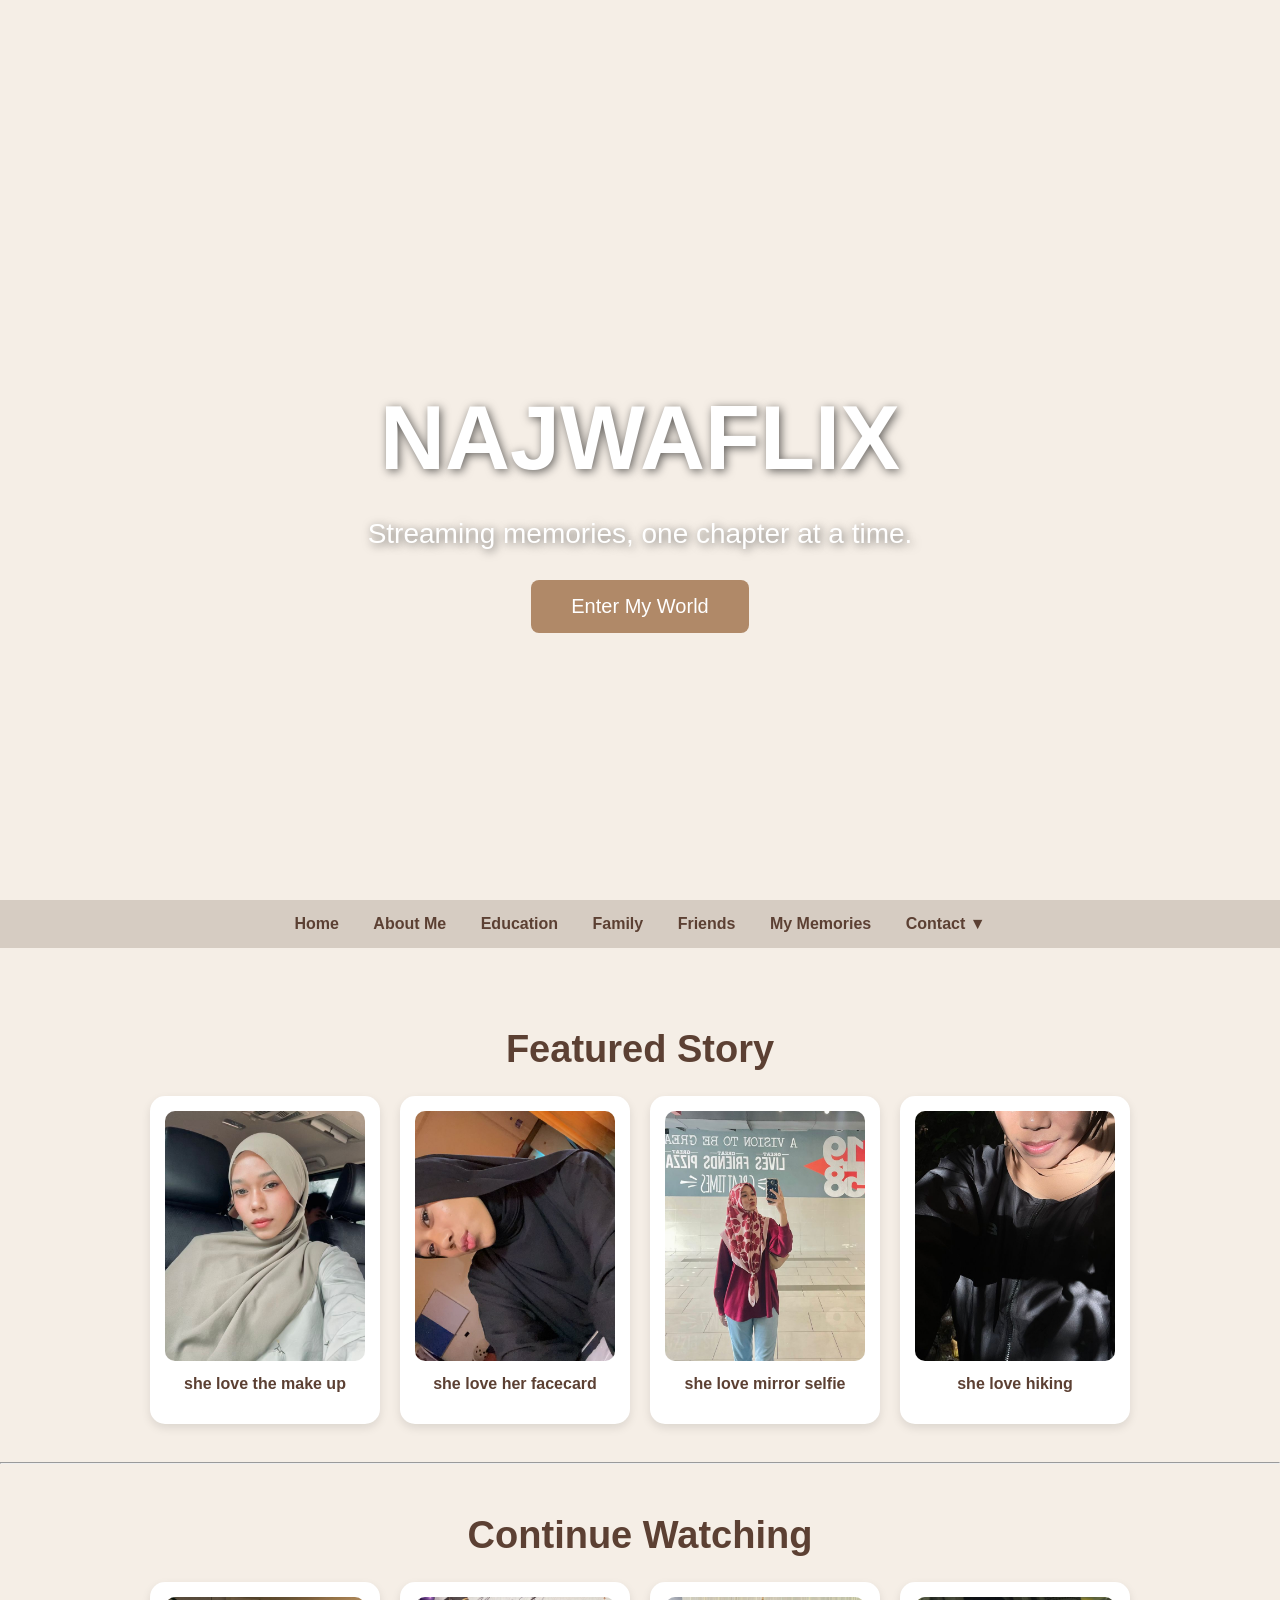
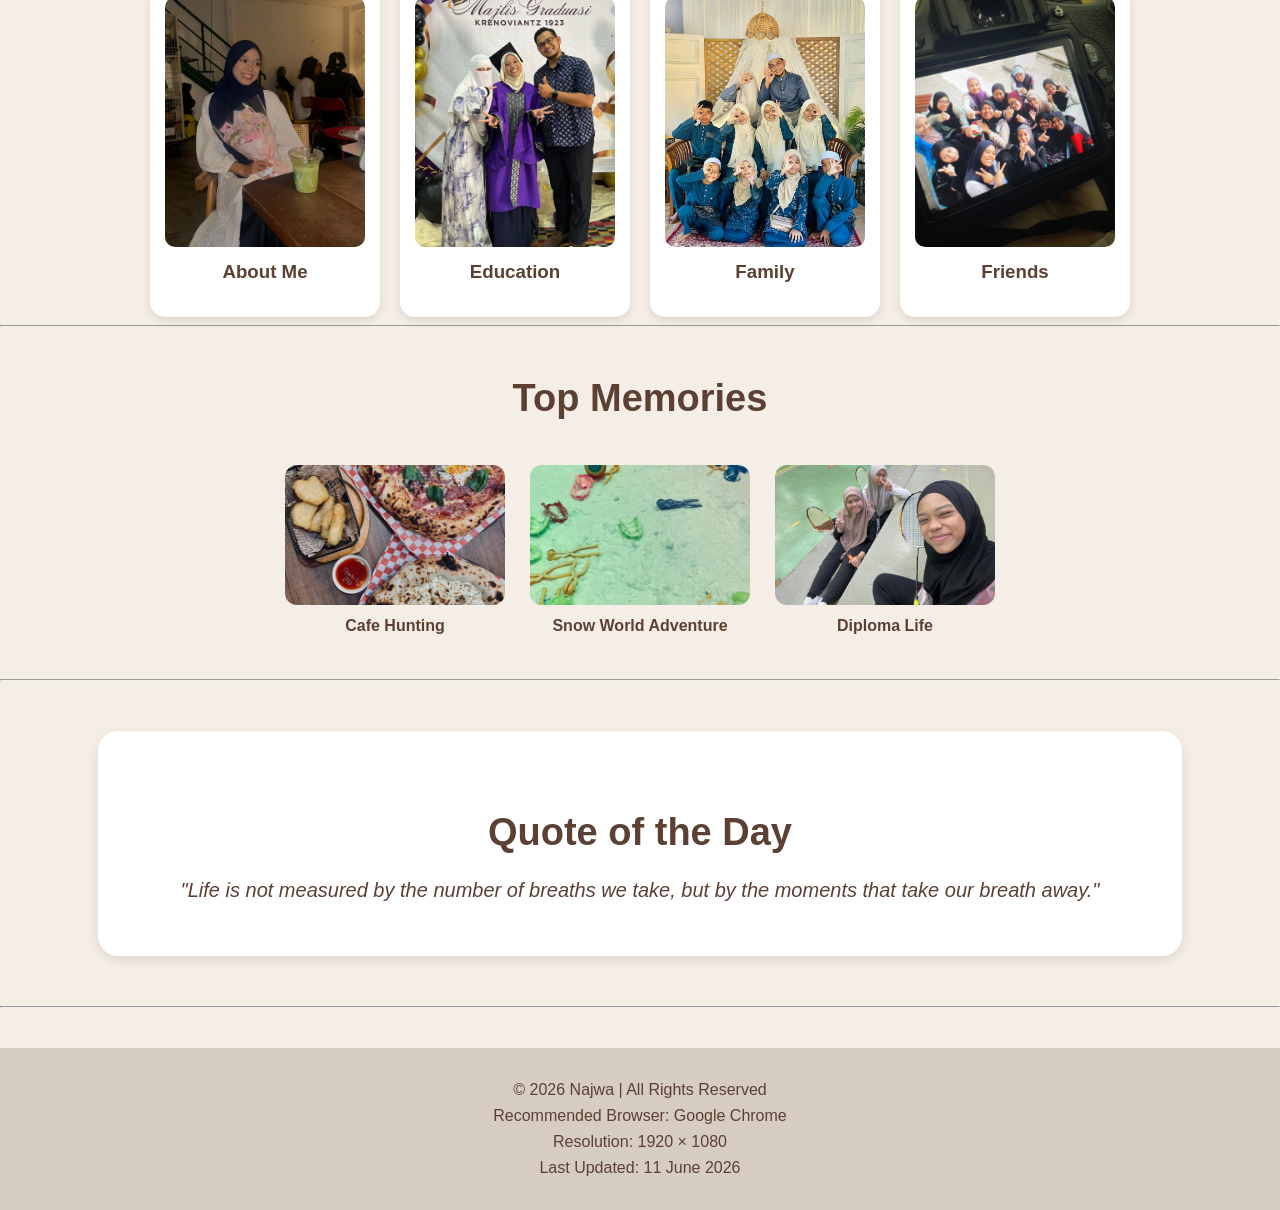
<file: index.html>
<!DOCTYPE html>
<html>

<head>

    <title>Najwaflix - Home</title>
   
    <link rel="icon" type="image/png" href="images/favicon.png">

    <meta charset="UTF-8">

    <meta name="author" content="Nur Sabihatun Najwa">

    <meta name="description" content="Welcome to Najwaflix, a personal website showcasing my education, family, friends and memories.">

    <meta name="keywords" content="Najwa, Personal Website, Education, Family, Friends, Memories, UiTM">

    <link rel="stylesheet" href="style.css">

</head>

<body>

<!-- Header Banner -->
<div class="hero">

    <video autoplay muted loop playsinline>
        <source src="videos/banner.mp4" type="video/mp4">
    </video>

    <div class="hero-content">

        <h1>NAJWAFLIX</h1>

        <p>Streaming memories, one chapter at a time.</p>

        <button onclick="enterWorld()">
            Enter My World
        </button>

    </div>

</div>

<!-- Navigation Menu -->
<nav>

    <a href="index.html">Home</a>
    <a href="aboutme.html">About Me</a>
    <a href="education.html">Education</a>
    <a href="family.html">Family</a>
    <a href="friends.html">Friends</a>
    <a href="memories.html">My Memories</a>

    <div class="dropdown">

        <a href="#">Contact ▼</a>

        <div class="dropdown-content">

            <a href="https://wa.me/60123456789" target="_blank">WhatsApp</a>

            <a href="https://instagram.com/sabbyelyse" target="_blank">Instagram</a>

            <a href="https://tiktok.com/@sabbyzeyy" target="_blank">TikTok</a>

        </div>

    </div>

</nav>

<!-- Featured Story -->

<section class="featured" id="featured-story">

    <h2>Featured Story</h2>

    <div class="card-container">

        <div class="card">
            <img src="images/myself.jpeg" alt="Najwa">
            <p>she love the make up</p>
        </div>

        <div class="card">
            <img src="images/myself1.jpeg" alt="Najwa">
            <p>she love her facecard</p>
        </div>

        <div class="card">
            <img src="images/myself2.jpeg" alt="Najwa">
            <p>she love mirror selfie</p>
        </div>

        <div class="card">
            <img src="images/myself3.jpeg" alt="Najwa">
            <p>she love hiking</p>
        </div>

    </div>

</section>

<hr>

<!-- Continue Watching -->

<h2>Continue Watching</h2>

<div class="card-container">

    <div class="card">
        <a href="aboutme.html">
            <img src="images/aboutme.jpeg">
            <h3>About Me</h3>
        </a>
    </div>

    <div class="card">
        <a href="education.html">
            <img src="images/education.jpeg">
            <h3>Education</h3>
        </a>
    </div>

    <div class="card">
        <a href="family.html">
            <img src="images/family.jpeg">
            <h3>Family</h3>
        </a>
    </div>

    <div class="card">
        <a href="friends.html">
            <img src="images/friend.jpeg">
            <h3>Friends</h3>
        </a>
    </div>

</div>

<hr>

<!-- Top Memories -->

<h2>Top Memories</h2>

<div class="memory-container">

    <div class="memory">
        <a href="memories.html">
            <img src="images/cafehunting1.jpeg" alt="Cafe Hunting">
            <p>Cafe Hunting</p>
        </a>
    </div>

    <div class="memory">
        <a href="memories.html">
            <img src="images/snow1.jpeg" alt="Snow World">
            <p>Snow World Adventure</p>
        </a>
    </div>

    <div class="memory">
        <a href="memories.html">
            <img src="images/diploma1.jpeg" alt="Diploma Life">
            <p>Diploma Life</p>
        </a>
    </div>

</div>

<hr>

<!-- Quote -->

<div class="quote-box">

    <h2>Quote of the Day</h2>

    <p>
        "Life is not measured by the number of breaths we take,
        but by the moments that take our breath away."
    </p>

</div>
<hr>

<!-- Footer -->

<footer class="footer">

    <p>© 2026 Najwa | All Rights Reserved</p>

    <p>Recommended Browser: Google Chrome</p>

    <p>Resolution: 1920 × 1080</p>

    <p>Last Updated: 11 June 2026</p>

</footer>

<audio id="bgMusic" loop>
    <source src="audio/coffeelofi.mp3" type="audio/mp3">
</audio>

<script>
function enterWorld() {

    let music = document.getElementById("bgMusic");

    music.play();

    document.getElementById("featured-story")
        .scrollIntoView({
            behavior: "smooth"
        });
}
</script>

</body>

</html>
</file>
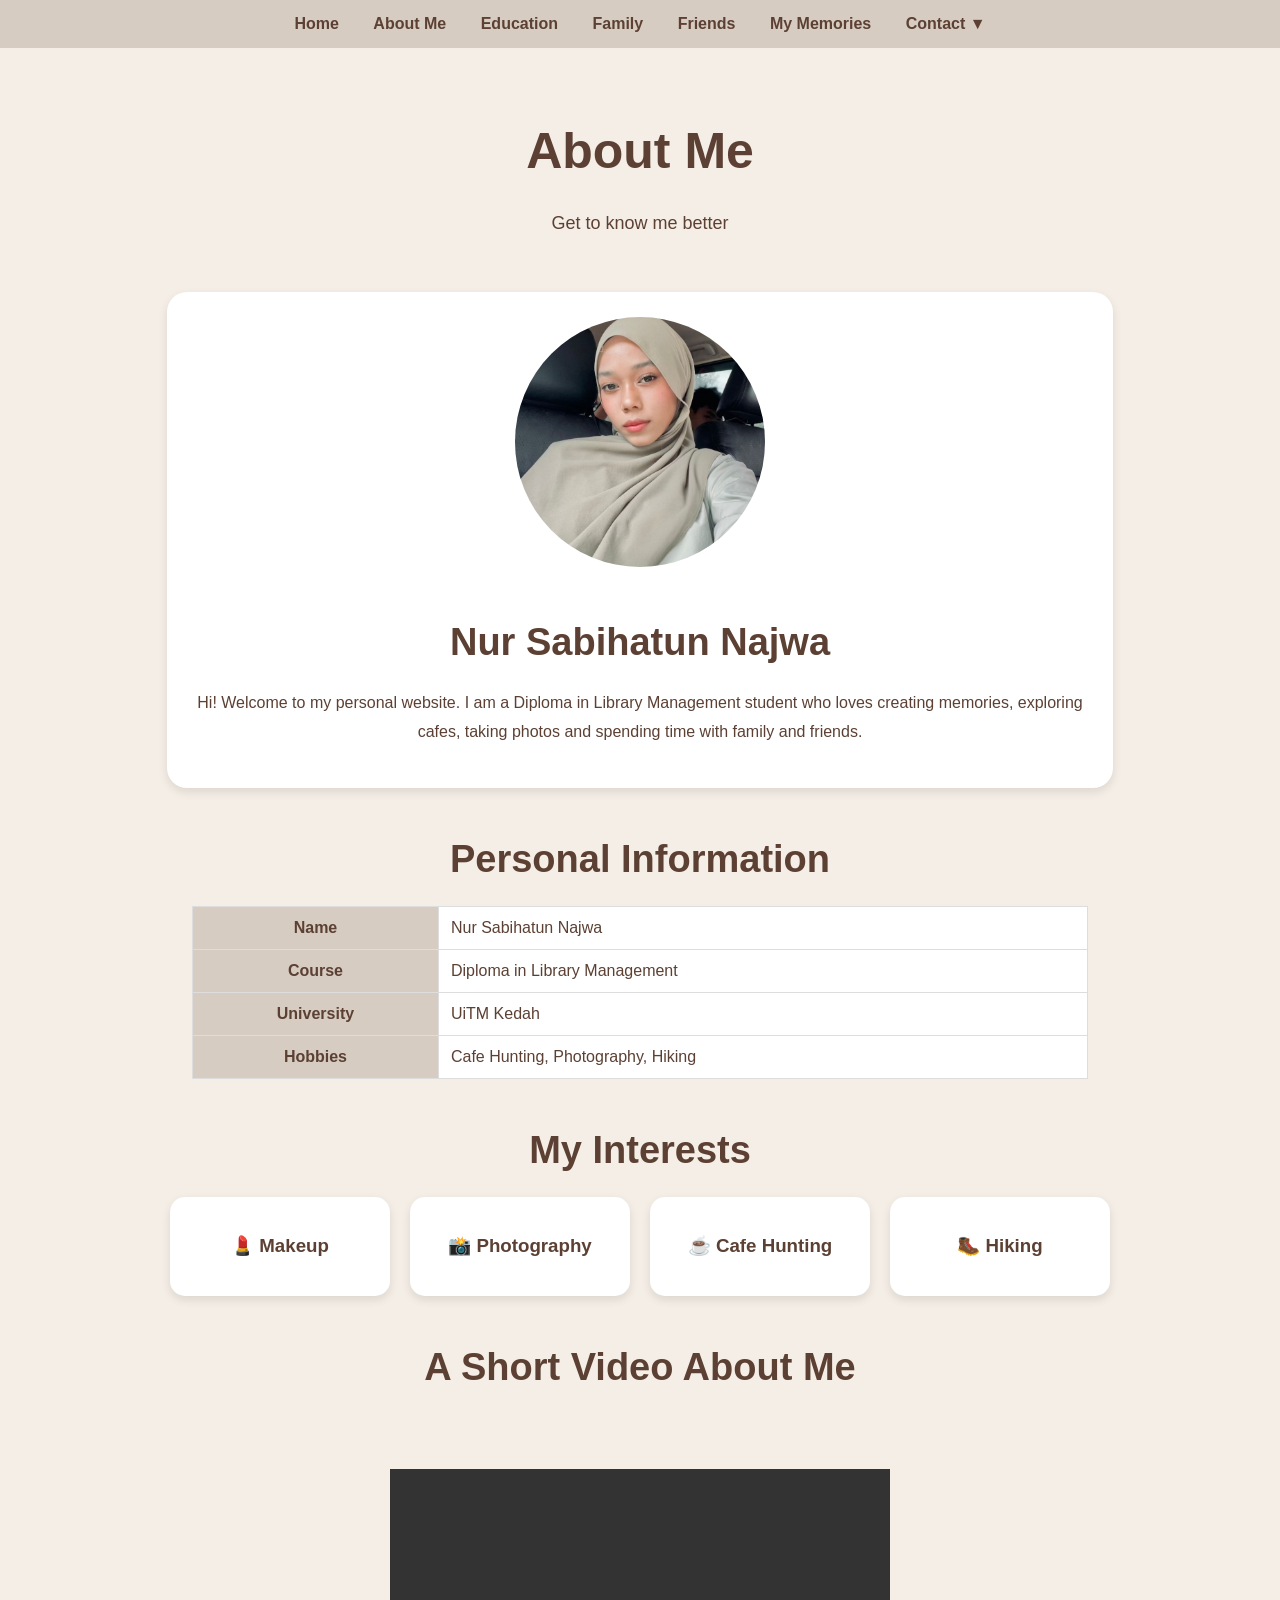
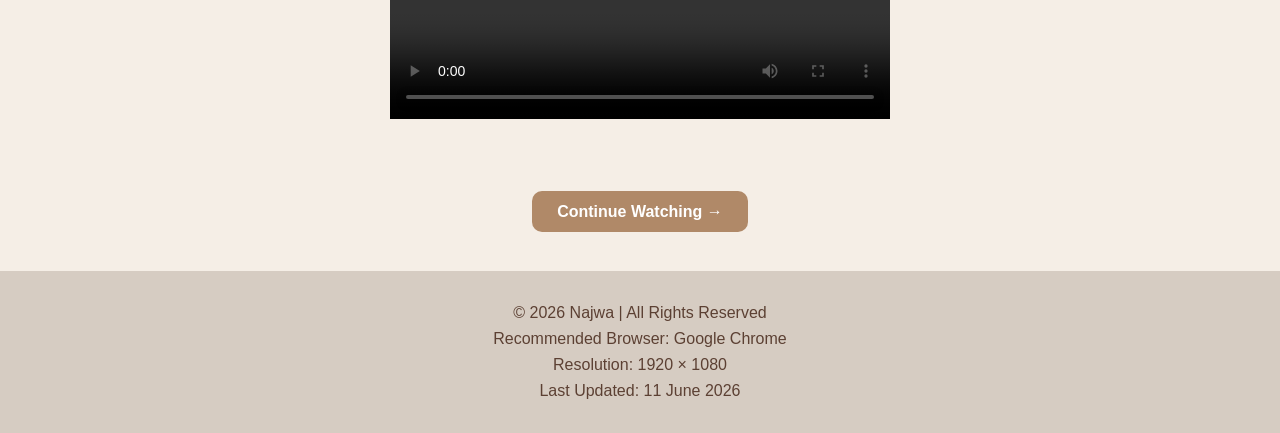
<file: aboutme.html>
<!DOCTYPE html>
<html>

<head>
    <title>About Me - Najwaflix</title>
    
    <meta charset="UTF-8">

    <meta name="description" content="Learn more about Nur Sabihatun Najwa, her background, interests and personal journey.">
   
    <link rel="icon" type="image/png" href="images/favicon.png">

    <link rel="stylesheet" href="style.css">
</head>

<body>

    <!-- Navigation -->
    <nav>
        <a href="index.html">Home</a>
        <a href="aboutme.html">About Me</a>
        <a href="education.html">Education</a>
        <a href="family.html">Family</a>
        <a href="friends.html">Friends</a>
        <a href="memories.html">My Memories</a>
        <div class="dropdown">

    <a href="#">Contact ▼</a>

    <div class="dropdown-content">

        <a href="https://wa.me/60123456789" target="_blank">WhatsApp</a>

        <a href="https://instagram.com/sabbyelyse" target="_blank">Instagram</a>

        <a href="https://tiktok.com/@sabbyzeyy" target="_blank">TikTok</a>

    </div>

</div>
    </nav>

    <!-- Page Title -->
    <div class="page-title">
        <h1>About Me</h1>
        <p>Get to know me better</p>
    </div>

    <!-- Profile Section -->
    <div class="profile-card">

        <img src="images/myself.jpeg" width="150" alt="Najwa">

        <h2>Nur Sabihatun Najwa</h2>

        <p>
            Hi! Welcome to my personal website. I am a Diploma in Library
            Management student who loves creating memories, exploring cafes,
            taking photos and spending time with family and friends.
        </p>

    </div>

    <!-- Personal Information -->
    <h2 class="section-title">Personal Information</h2>

    <table class="info-table">

        <tr>
            <th>Name</th>
            <td>Nur Sabihatun Najwa</td>
        </tr>

        <tr>
            <th>Course</th>
            <td>Diploma in Library Management</td>
        </tr>

        <tr>
            <th>University</th>
            <td>UiTM Kedah</td>
        </tr>

        <tr>
            <th>Hobbies</th>
            <td>Cafe Hunting, Photography, Hiking</td>
        </tr>

    </table>

    <!-- Interests -->
    <h2 class="section-title">My Interests</h2>

    <div class="interest-container">

        <div class="interest-card">
            <h3>💄 Makeup</h3>
        </div>

        <div class="interest-card">
            <h3>📸 Photography</h3>
        </div>

        <div class="interest-card">
            <h3>☕ Cafe Hunting</h3>
        </div>

        <div class="interest-card">
            <h3>🥾 Hiking</h3>
        </div>

    </div>

    <!-- Video -->
    <h2 class="section-title">A Short Video About Me</h2>

    <div class="video-section">
        <video width="500" controls>
            <source src="videos/aboutme.mp4" type="video/mp4">
        </video>
    </div>

<div class="next-page">
    <a href="education.html">Continue Watching →</a>
</div>

<!-- Footer -->

<footer class="footer">

    <p>© 2026 Najwa | All Rights Reserved</p>

    <p>Recommended Browser: Google Chrome</p>

    <p>Resolution: 1920 × 1080</p>

    <p>Last Updated: 11 June 2026</p>

</footer>

<audio id="bgMusic" autoplay loop muted>
    <source src="audio/coffeelofi.mp3" type="audio/mp3">
</audio>

<script>
window.onload = function () {
    let music = document.getElementById("bgMusic");

    music.play();

    setTimeout(() => {
        music.muted = false;
    }, 1000);
};
</script>

</body>

</html>
</file>
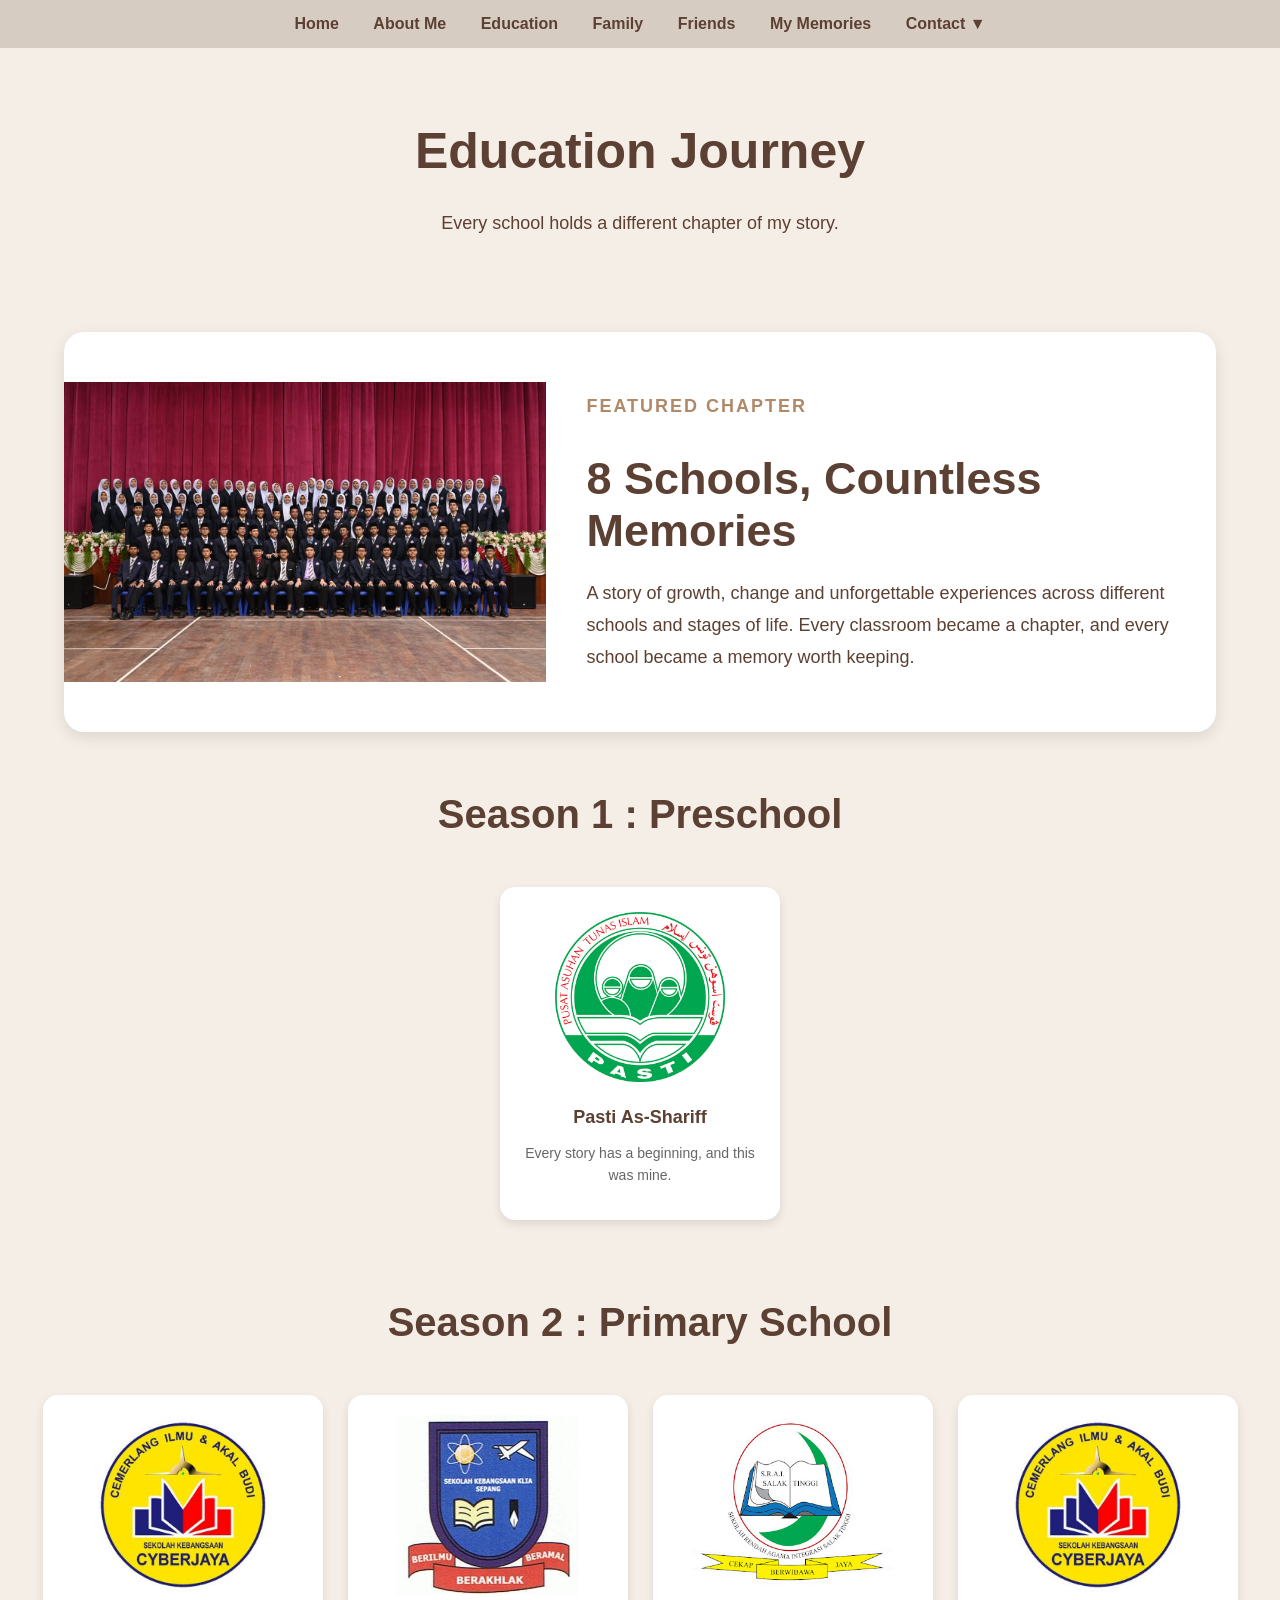
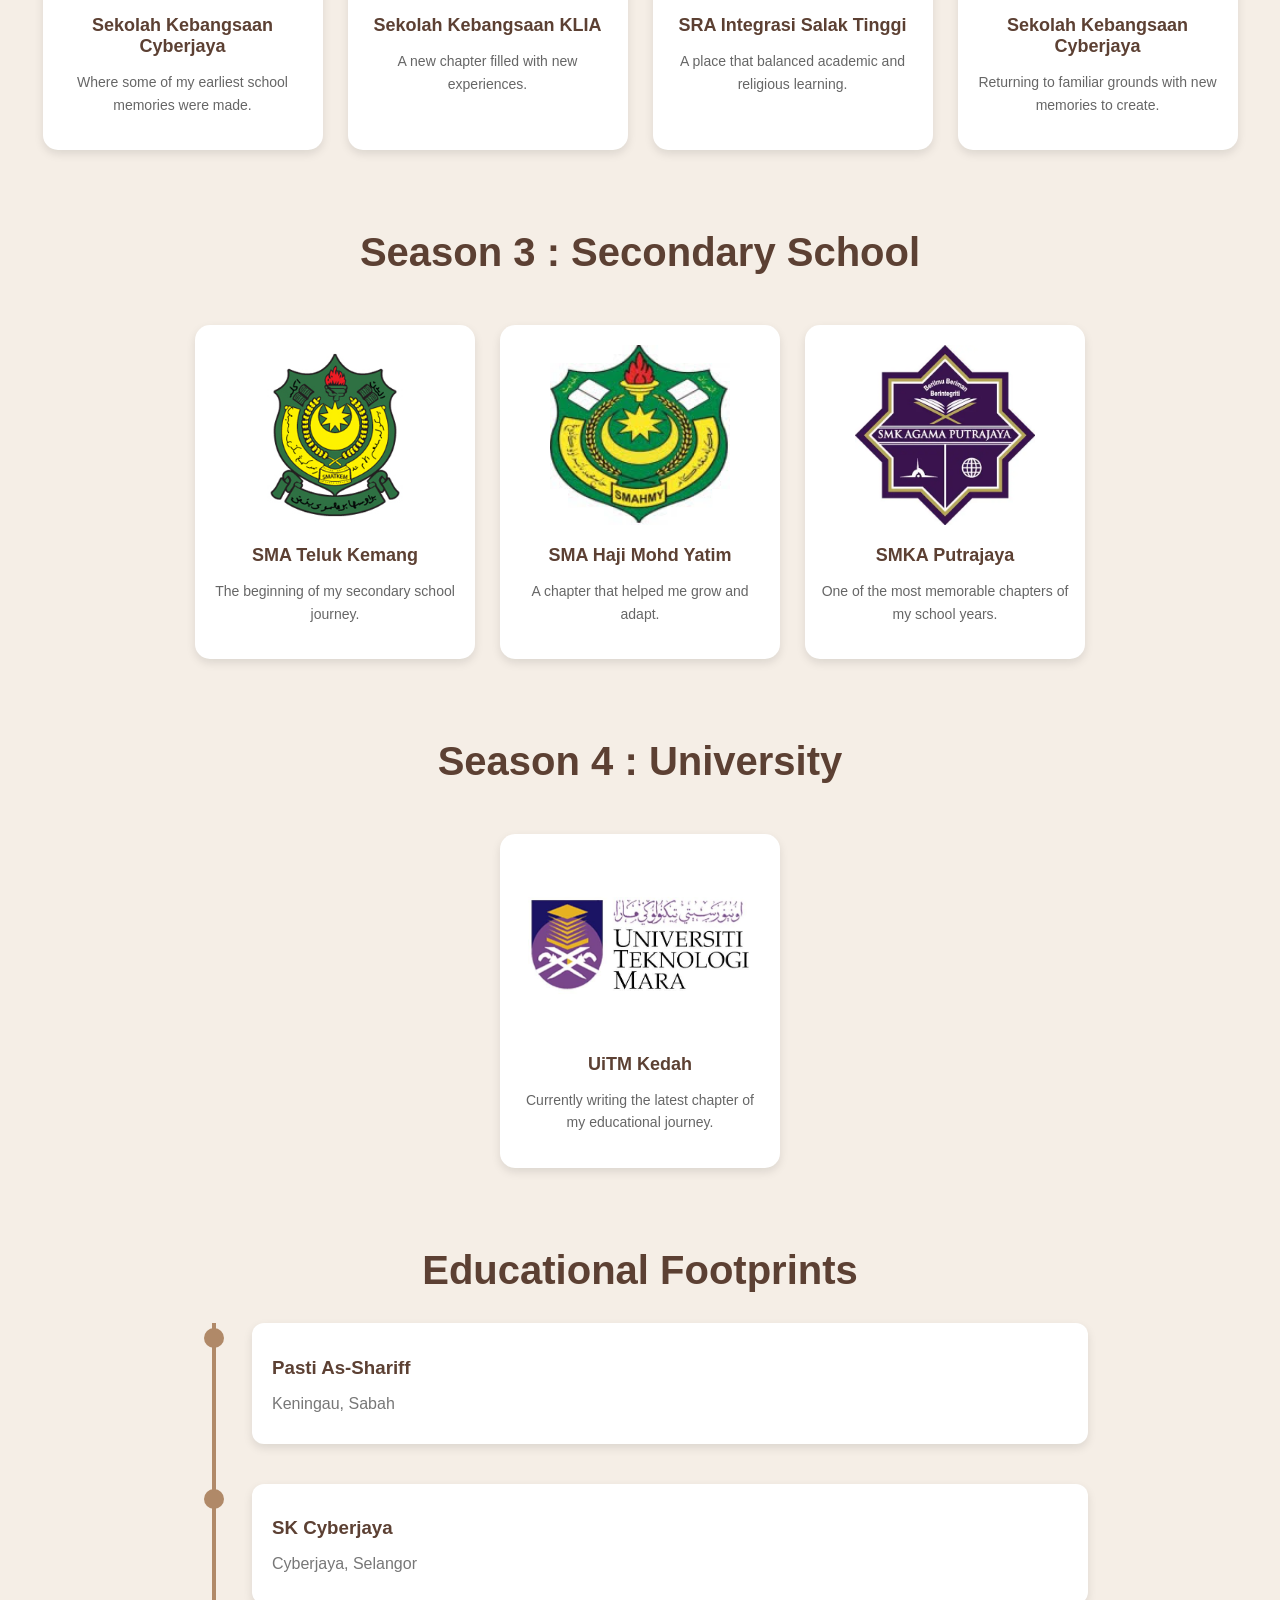
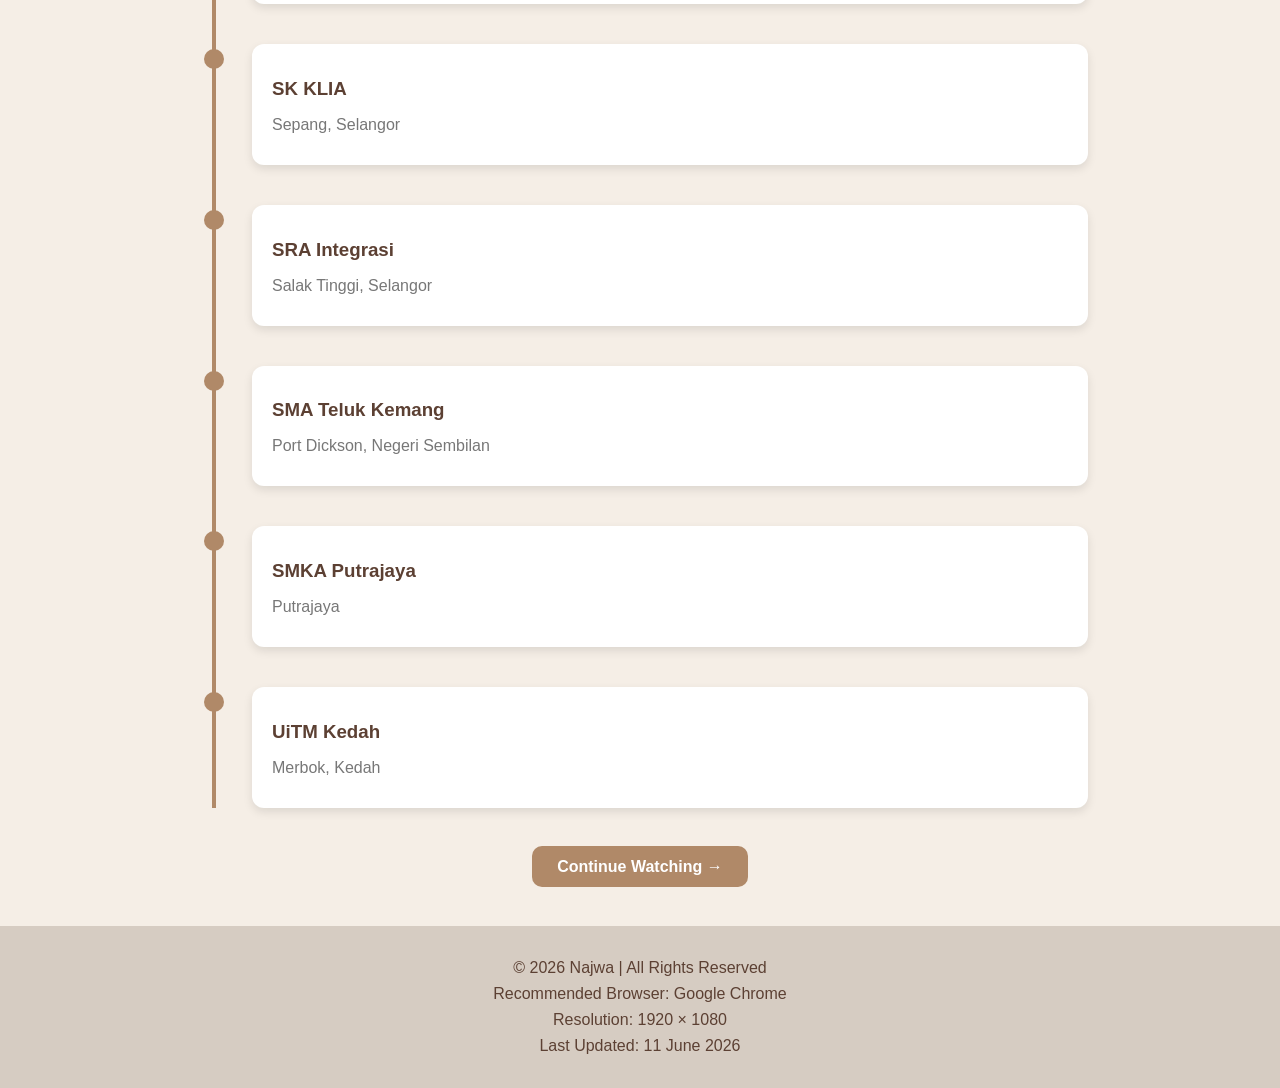
<file: education.html>
<!DOCTYPE html>
<html>

<head>
    <title>Education - Najwaflix</title>
    
    <meta charset="UTF-8">

    <meta name="description" content="Explore my educational journey from preschool to university.">

    <link rel="icon" type="image/png" href="images/favicon.png">
    
    <link rel="stylesheet" href="style.css">
</head>

<body>

<nav>
    <a href="index.html">Home</a>
    <a href="aboutme.html">About Me</a>
    <a href="education.html">Education</a>
    <a href="family.html">Family</a>
    <a href="friends.html">Friends</a>
    <a href="memories.html">My Memories</a>
    <div class="dropdown">

    <a href="#">Contact ▼</a>

    <div class="dropdown-content">

        <a href="https://wa.me/60123456789" target="_blank">WhatsApp</a>

        <a href="https://instagram.com/sabbyelyse" target="_blank">Instagram</a>

        <a href="https://tiktok.com/@sabbyzeyy" target="_blank">TikTok</a>

    </div>

</div>
</nav>

<div class="page-title">
    <h1>Education Journey</h1>
    <p>Every school holds a different chapter of my story.</p>
</div>

<!-- Featured Chapter -->

<div class="featured-school">

    <img src="images/education10.jpeg" alt="Education Journey">

    <div class="featured-content">

        <p class="featured-tag">FEATURED CHAPTER</p>

        <h1>8 Schools, Countless Memories</h1>

        <p>
            A story of growth, change and unforgettable experiences
            across different schools and stages of life.
            Every classroom became a chapter, and every school
            became a memory worth keeping.
        </p>

    </div>

</div>
<!-- Season 1 -->

<h2 class="section-heading">Season 1 : Preschool</h2>

<div class="school-container">

    <div class="school-card">

        <img src="images/education1.jpeg" alt="">

        <h3>Pasti As-Shariff</h3>

        <p class="school-caption">
            Every story has a beginning, and this was mine.
        </p>

    </div>

</div>
<!-- Season 2 -->

<h2 class="section-heading">Season 2 : Primary School</h2>

<div class="school-container">

    <div class="school-card">
        <img src="images/education2.jpeg" alt="">

        <h3>Sekolah Kebangsaan Cyberjaya</h3>

    <p class="school-caption">
        Where some of my earliest school memories were made.
    </p>

    </div>

    <div class="school-card">
        <img src="images/education3.jpeg" alt="">

        <h3>Sekolah Kebangsaan KLIA</h3>

    <p class="school-caption">
        A new chapter filled with new experiences.
    </p>

    </div>

    <div class="school-card">
        <img src="images/education4.jpeg" alt="">

        <h3>SRA Integrasi Salak Tinggi</h3>

    <p class="school-caption">
        A place that balanced academic and religious learning.
    </p>

    </div>

    <div class="school-card">
        <img src="images/education5.jpeg" alt="">

        <h3>Sekolah Kebangsaan Cyberjaya</h3>

    <p class="school-caption">
        Returning to familiar grounds with new memories to create.
    </p>

    </div>

</div>

<!-- Season 3 -->

<h2 class="section-heading">Season 3 : Secondary School</h2>

<div class="school-container">

    <div class="school-card">
        <img src="images/education6.jpeg" alt="">

        <h3>SMA Teluk Kemang</h3>

    <p class="school-caption">
        The beginning of my secondary school journey.
    </p>

    </div>

    <div class="school-card">
        <img src="images/education7.jpeg" alt="">

        <h3>SMA Haji Mohd Yatim</h3>

    <p class="school-caption">
        A chapter that helped me grow and adapt.
    </p>

    </div>

    <div class="school-card">
        <img src="images/education8.jpeg" alt="">

        <h3>SMKA Putrajaya</h3>

    <p class="school-caption">
        One of the most memorable chapters of my school years.
    </p>

    </div>

</div>

<!-- Season 4 -->

<h2 class="section-heading">Season 4 : University</h2>

<div class="school-container">

    <div class="school-card">
        <img src="images/education9.jpeg" alt="">

        <h3>UiTM Kedah</h3>

    <p class="school-caption">
        Currently writing the latest chapter of my educational journey.
    </p>

    </div>

</div>

<!-- Timeline -->

<!-- Education Timeline -->

<h2 class="section-heading">Educational Footprints</h2>

<div class="timeline">

    <div class="timeline-item">
        <div class="circle"></div>
        <div class="content">
            <h3>Pasti As-Shariff</h3>
            <p>Keningau, Sabah</p>
        </div>
    </div>

    <div class="timeline-item">
        <div class="circle"></div>
        <div class="content">
            <h3>SK Cyberjaya</h3>
            <p>Cyberjaya, Selangor</p>
        </div>
    </div>

    <div class="timeline-item">
        <div class="circle"></div>
        <div class="content">
            <h3>SK KLIA</h3>
            <p>Sepang, Selangor</p>
        </div>
    </div>

    <div class="timeline-item">
        <div class="circle"></div>
        <div class="content">
            <h3>SRA Integrasi</h3>
            <p>Salak Tinggi, Selangor</p>
        </div>
    </div>

    <div class="timeline-item">
        <div class="circle"></div>
        <div class="content">
            <h3>SMA Teluk Kemang</h3>
            <p>Port Dickson, Negeri Sembilan</p>
        </div>
    </div>

    <div class="timeline-item">
        <div class="circle"></div>
        <div class="content">
            <h3>SMKA Putrajaya</h3>
            <p>Putrajaya</p>
        </div>
    </div>

    <div class="timeline-item">
        <div class="circle"></div>
        <div class="content">
            <h3>UiTM Kedah</h3>
            <p>Merbok, Kedah</p>
        </div>
    </div>

</div>

<div class="next-page">
    <a href="family.html">Continue Watching →</a>
</div>

<!-- Footer -->

<footer class="footer">

    <p>© 2026 Najwa | All Rights Reserved</p>

    <p>Recommended Browser: Google Chrome</p>

    <p>Resolution: 1920 × 1080</p>

    <p>Last Updated: 11 June 2026</p>

</footer>

<audio id="bgMusic" autoplay loop>
    <source src="audio/coffeelofi.mp3" type="audio/mp3">
</audio>

<script>
window.addEventListener("load", function () {
    const music = document.getElementById("bgMusic");

    music.play().catch(function(error) {
        console.log("Autoplay blocked:", error);
    });
});
</script>

</body>
</html>
</file>
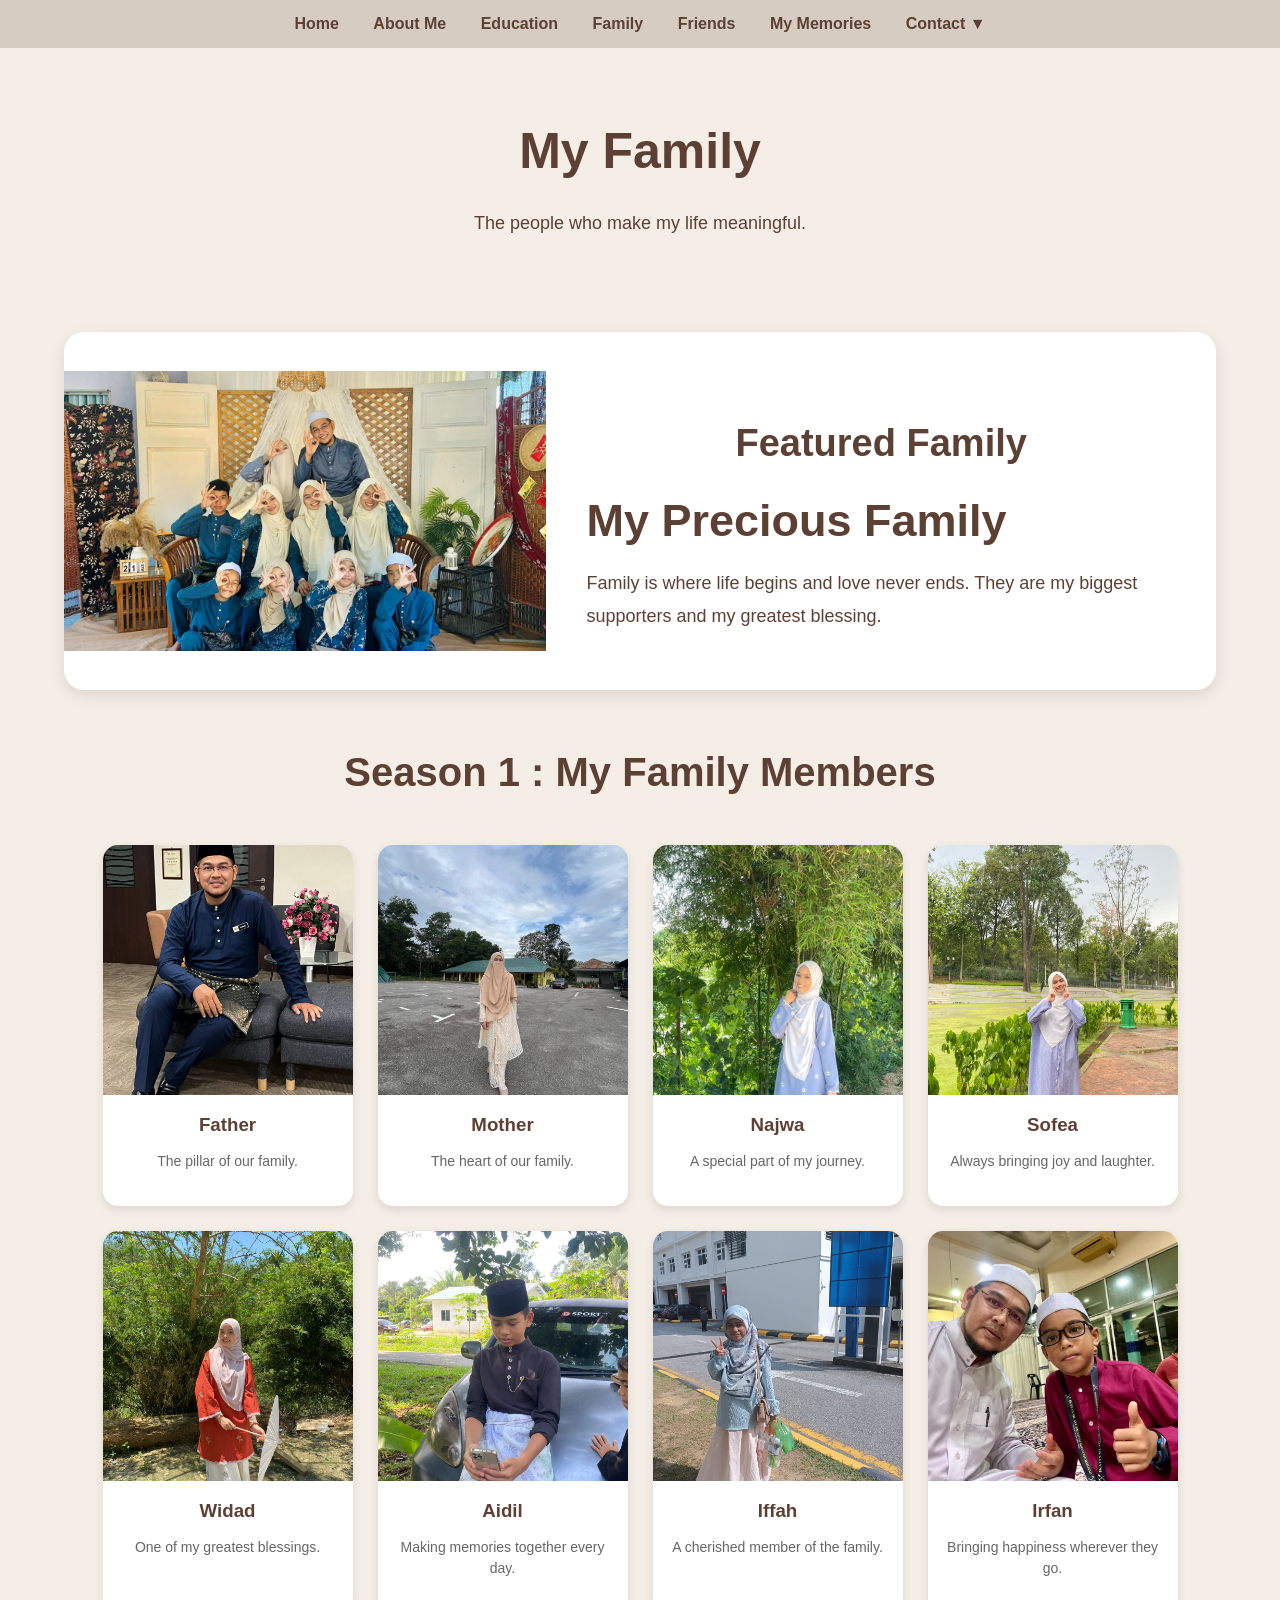
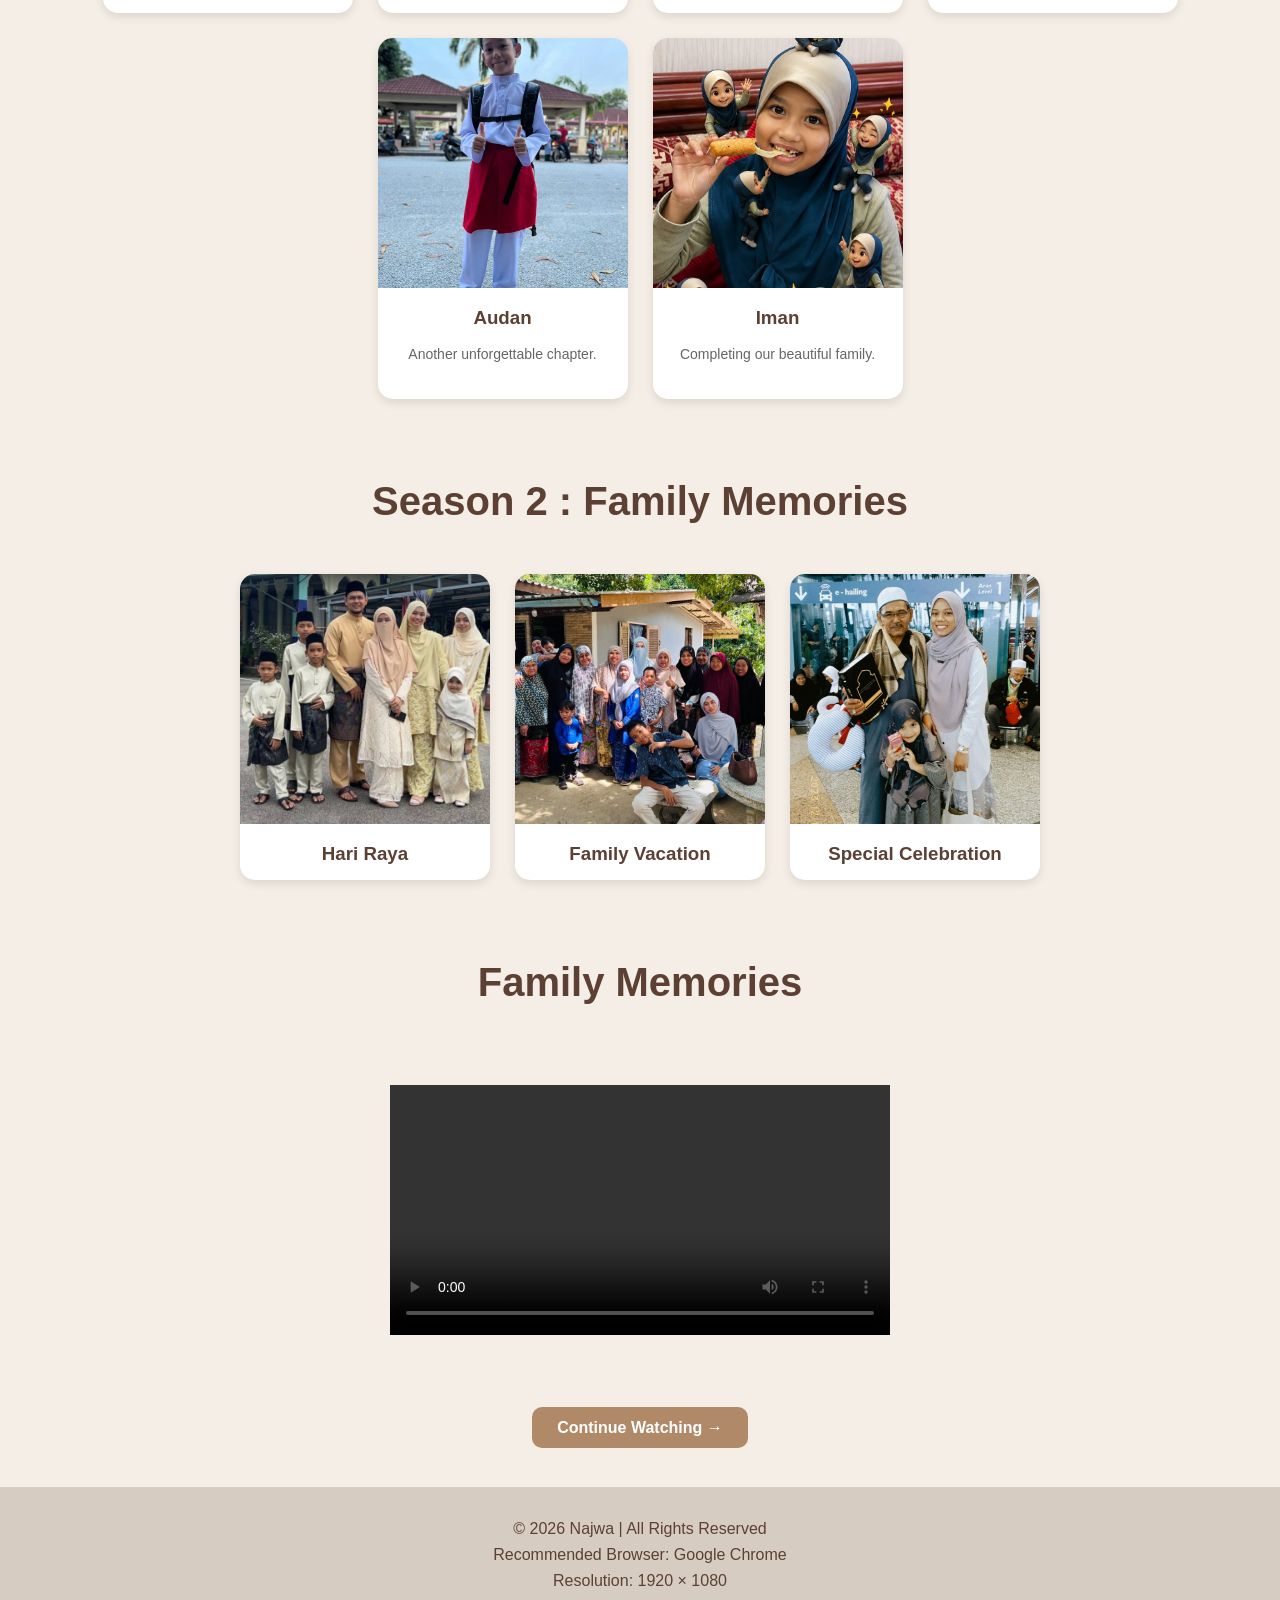
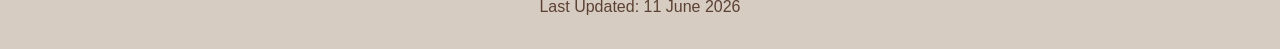
<file: family.html>
<!DOCTYPE html>
<html>

<head>
    <title>Family - Najwaflix</title>
    
    <meta charset="UTF-8">

    <meta name="description" content="Meet the people who make my life meaningful and special.">

    <link rel="icon" type="image/png" href="images/favicon.png">

    <link rel="stylesheet" href="style.css">
</head>

<body>

    <nav>
        <a href="index.html">Home</a>
        <a href="aboutme.html">About Me</a>
        <a href="education.html">Education</a>
        <a href="family.html">Family</a>
        <a href="friends.html">Friends</a>
        <a href="memories.html">My Memories</a>
        <div class="dropdown">

    <a href="#">Contact ▼</a>

    <div class="dropdown-content">

        <a href="https://wa.me/60123456789" target="_blank">WhatsApp</a>

        <a href="https://instagram.com/sabbyelyse" target="_blank">Instagram</a>

        <a href="https://tiktok.com/@sabbyzeyy" target="_blank">TikTok</a>

    </div>

</div>
    </nav>

    <div class="page-title">

        <h1>My Family</h1>

        <p>The people who make my life meaningful.</p>

    </div>

    <!-- Featured Family -->

    <div class="featured-family">

        <img src="images/family.jpeg" alt="Family">

        <div class="featured-content">

            <h2>Featured Family</h2>

            <h1>My Precious Family</h1>

            <p>
                Family is where life begins and love never ends.
                They are my biggest supporters and my greatest blessing.
            </p>

        </div>

    </div>

    <!-- Family Collection -->

  <!-- Season 1 -->

<h2 class="section-heading">Season 1 : My Family Members</h2>

<div class="family-container">

    <div class="family-card">
        <img src="images/father.jpeg">
        <h3>Father</h3>
        <p class="family-caption">
            The pillar of our family.
        </p>
    </div>

    <div class="family-card">
        <img src="images/mother.jpeg">
        <h3>Mother</h3>
        <p class="family-caption">
            The heart of our family.
        </p>
    </div>

    <div class="family-card">
        <img src="images/najwa.jpeg">
        <h3>Najwa</h3>
        <p class="family-caption">
            A special part of my journey.
        </p>
    </div>

    <div class="family-card">
        <img src="images/sofea.jpeg">
        <h3>Sofea</h3>
        <p class="family-caption">
            Always bringing joy and laughter.
        </p>
    </div>

    <div class="family-card">
        <img src="images/widad.jpeg">
        <h3>Widad</h3>
        <p class="family-caption">
            One of my greatest blessings.
        </p>
    </div>

    <div class="family-card">
        <img src="images/aidil.jpeg">
        <h3>Aidil</h3>
        <p class="family-caption">
            Making memories together every day.
        </p>
    </div>

    <div class="family-card">
        <img src="images/iffah.jpeg">
        <h3>Iffah</h3>
        <p class="family-caption">
            A cherished member of the family.
        </p>
    </div>

    <div class="family-card">
        <img src="images/irfan.jpeg">
        <h3>Irfan</h3>
        <p class="family-caption">
            Bringing happiness wherever they go.
        </p>
    </div>

    <div class="family-card">
        <img src="images/audan.jpeg">
        <h3>Audan</h3>
        <p class="family-caption">
            Another unforgettable chapter.
        </p>
    </div>

    <div class="family-card">
        <img src="images/iman.jpeg">
        <h3>Iman</h3>
        <p class="family-caption">
            Completing our beautiful family.
        </p>
    </div>

</div>

<!-- Season 2 -->

<h2 class="section-heading">Season 2 : Family Memories</h2>

<div class="family-container">

    <div class="family-card">
        <img src="images/raya.jpeg">
        <h3>Hari Raya</h3>
    </div>

    <div class="family-card">
        <img src="images/vacation.jpeg">
        <h3>Family Vacation</h3>
    </div>

    <div class="family-card">
        <img src="images/celebration.jpeg">
        <h3>Special Celebration</h3>
    </div>

</div>

 <!-- Family Video -->

    <h2 class="section-heading">Family Memories</h2>

    <div class="video-section">

        <video width="500" controls>
            <source src="videos/family.mp4" type="video/mp4">
        </video>

    </div>

<div class="next-page">
    <a href="friends.html">Continue Watching →</a>
</div>

<!-- Footer -->

<footer class="footer">

    <p>© 2026 Najwa | All Rights Reserved</p>

    <p>Recommended Browser: Google Chrome</p>

    <p>Resolution: 1920 × 1080</p>

    <p>Last Updated: 11 June 2026</p>

</footer>

<audio id="bgMusic" autoplay loop>
    <source src="audio/coffeelofi.mp3" type="audio/mp3">
</audio>

<script>
window.addEventListener("load", function () {
    const music = document.getElementById("bgMusic");

    music.play().catch(function(error) {
        console.log("Autoplay blocked:", error);
    });
});
</script>

</body>

</html>
</file>
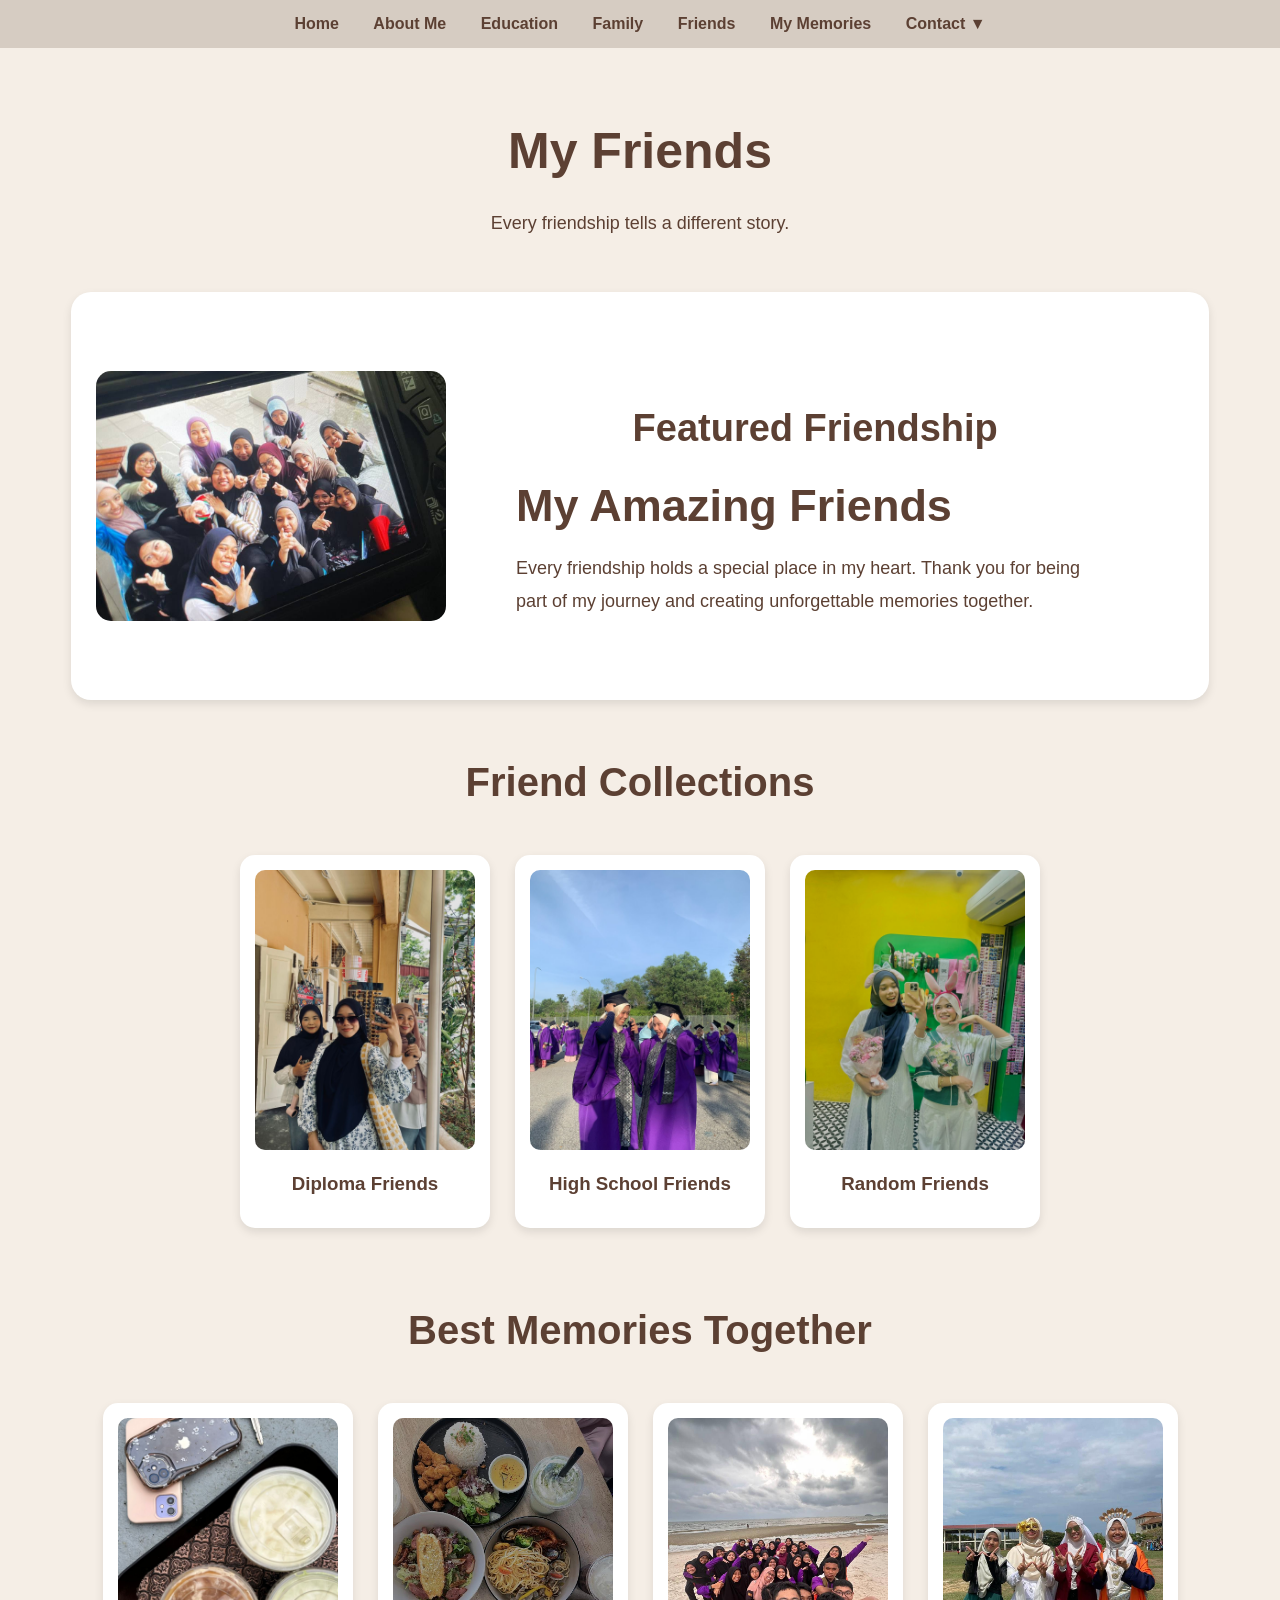
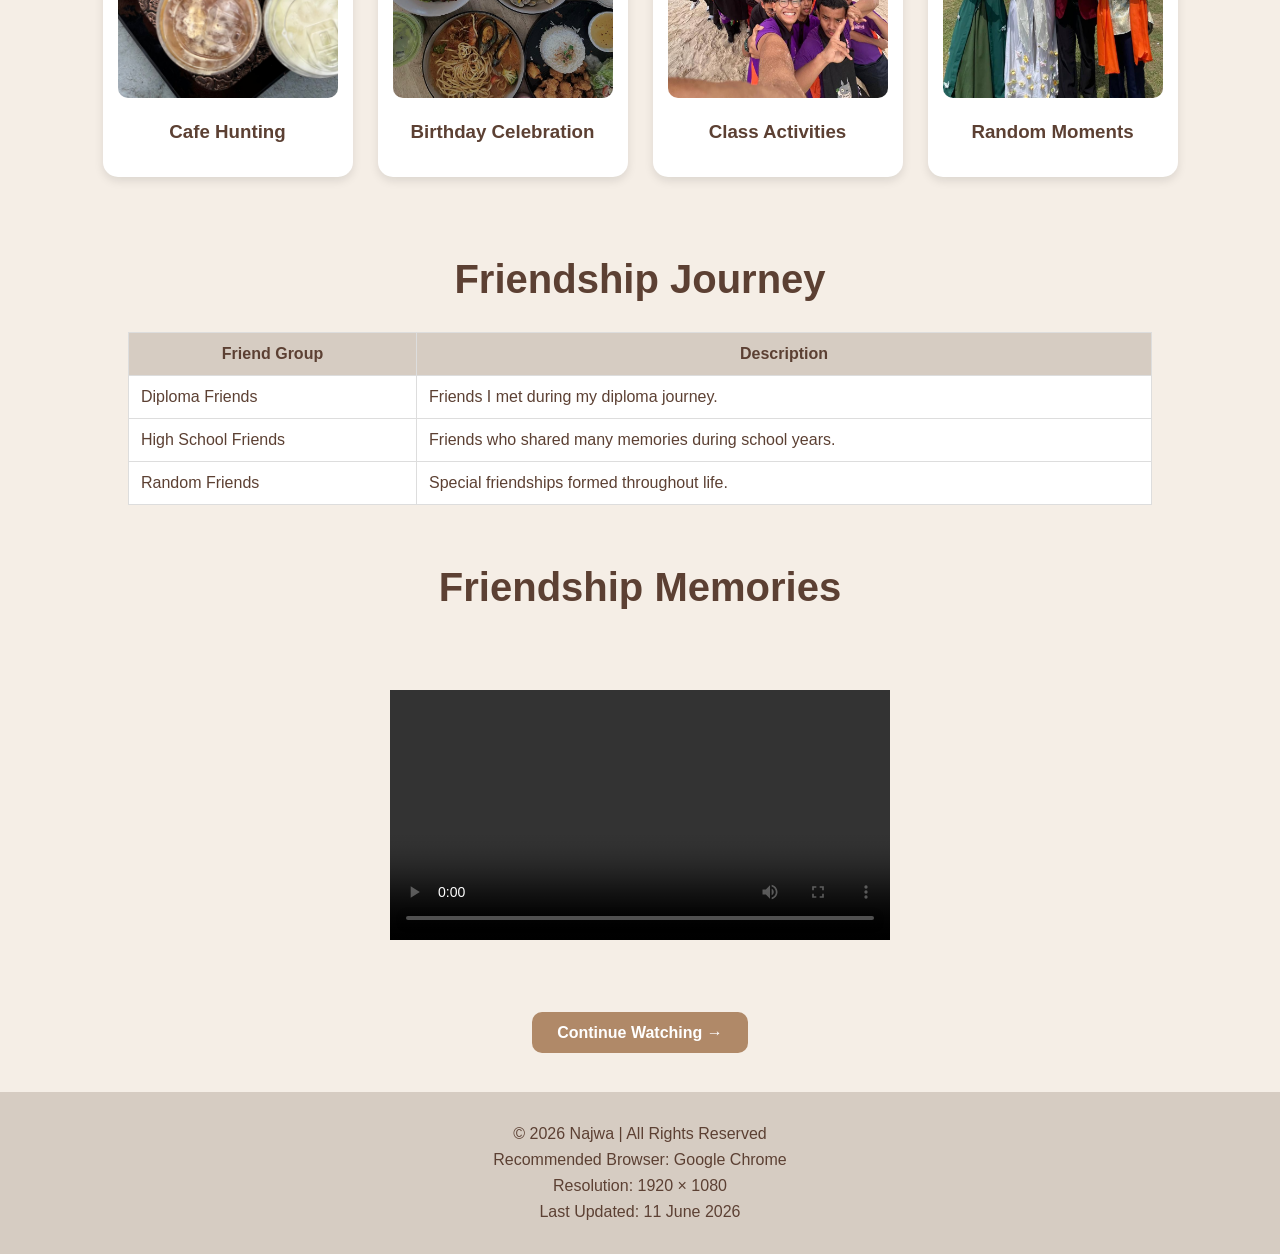
<file: friends.html>
<!DOCTYPE html>
<html>

<head>
    <title>Friends - Najwaflix</title>

    <meta charset="UTF-8">

    <meta name="description" content="A collection of friendships and memorable moments throughout my life.">

    <link rel="icon" type="image/png" href="images/favicon.png">

    <link rel="stylesheet" href="style.css">
</head>

<body>

    <nav>
        <a href="index.html">Home</a>
        <a href="aboutme.html">About Me</a>
        <a href="education.html">Education</a>
        <a href="family.html">Family</a>
        <a href="friends.html">Friends</a>
        <a href="memories.html">My Memories</a>
        <div class="dropdown">

    <a href="#">Contact ▼</a>

    <div class="dropdown-content">

        <a href="https://wa.me/60123456789" target="_blank">WhatsApp</a>

        <a href="https://instagram.com/sabbyelyse" target="_blank">Instagram</a>

        <a href="https://tiktok.com/@sabbyzey" target="_blank">TikTok</a>

    </div>

    </nav>

    <div class="page-title">

        <h1>My Friends</h1>

        <p>Every friendship tells a different story.</p>

    </div>

    <!-- Featured Friendship -->

    <div class="featured-friend">

        <img src="images/friend.jpeg" alt="Friends">

        <div class="featured-content">

            <h2>Featured Friendship</h2>

            <h1>My Amazing Friends</h1>

            <p>
                Every friendship holds a special place in my heart.
                Thank you for being part of my journey and creating
                unforgettable memories together.
            </p>

        </div>

    </div>

    <!-- Friend Collections -->

    <h2 class="section-heading">Friend Collections</h2>

    <div class="friend-container">

        <div class="friend-card">
            <img src="images/diploma2.jpeg" alt="">
            <h3>Diploma Friends</h3>
        </div>

        <div class="friend-card">
            <img src="images/highschoolfriends.jpeg" alt="">
            <h3>High School Friends</h3>
        </div>

        <div class="friend-card">
            <img src="images/randomfriends.jpeg" alt="">
            <h3>Random Friends</h3>
        </div>

    </div>

    <!-- Best Memories -->

    <h2 class="section-heading">Best Memories Together</h2>

    <div class="friend-container">

        <div class="friend-card">
            <img src="images/cafehunting3.jpeg" alt="">
            <h3>Cafe Hunting</h3>
        </div>

        <div class="friend-card">
            <img src="images/birthdaycelebration.jpeg" alt="">
            <h3>Birthday Celebration</h3>
        </div>

        <div class="friend-card">
            <img src="images/classactivities.jpeg" alt="">
            <h3>Class Activities</h3>
        </div>

        <div class="friend-card">
            <img src="images/randommoments.jpeg" alt="">
            <h3>Random Moments</h3>
        </div>

    </div>

    <!-- Friendship Table -->

    <h2 class="section-heading">Friendship Journey</h2>

    <table class="friend-table">

        <tr>
            <th>Friend Group</th>
            <th>Description</th>
        </tr>

        <tr>
            <td>Diploma Friends</td>
            <td>Friends I met during my diploma journey.</td>
        </tr>

        <tr>
            <td>High School Friends</td>
            <td>Friends who shared many memories during school years.</td>
        </tr>

        <tr>
            <td>Random Friends</td>
            <td>Special friendships formed throughout life.</td>
        </tr>

    </table>

    <!-- Video -->

    <h2 class="section-heading">Friendship Memories</h2>

    <div class="video-section">

        <video width="500" controls>
            <source src="videos/friends.mp4" type="video/mp4">
        </video>

    </div>

<div class="next-page">
    <a href="memories.html">Continue Watching →</a>
</div>

<!-- Footer -->

<footer class="footer">

    <p>© 2026 Najwa | All Rights Reserved</p>

    <p>Recommended Browser: Google Chrome</p>

    <p>Resolution: 1920 × 1080</p>

    <p>Last Updated: 11 June 2026</p>

</footer>

<audio id="bgMusic" autoplay loop>
    <source src="audio/coffeelofi.mp3" type="audio/mp3">
</audio>

<script>
window.addEventListener("load", function () {
    const music = document.getElementById("bgMusic");

    music.play().catch(function(error) {
        console.log("Autoplay blocked:", error);
    });
});
</script>

</body>

</html>
</file>
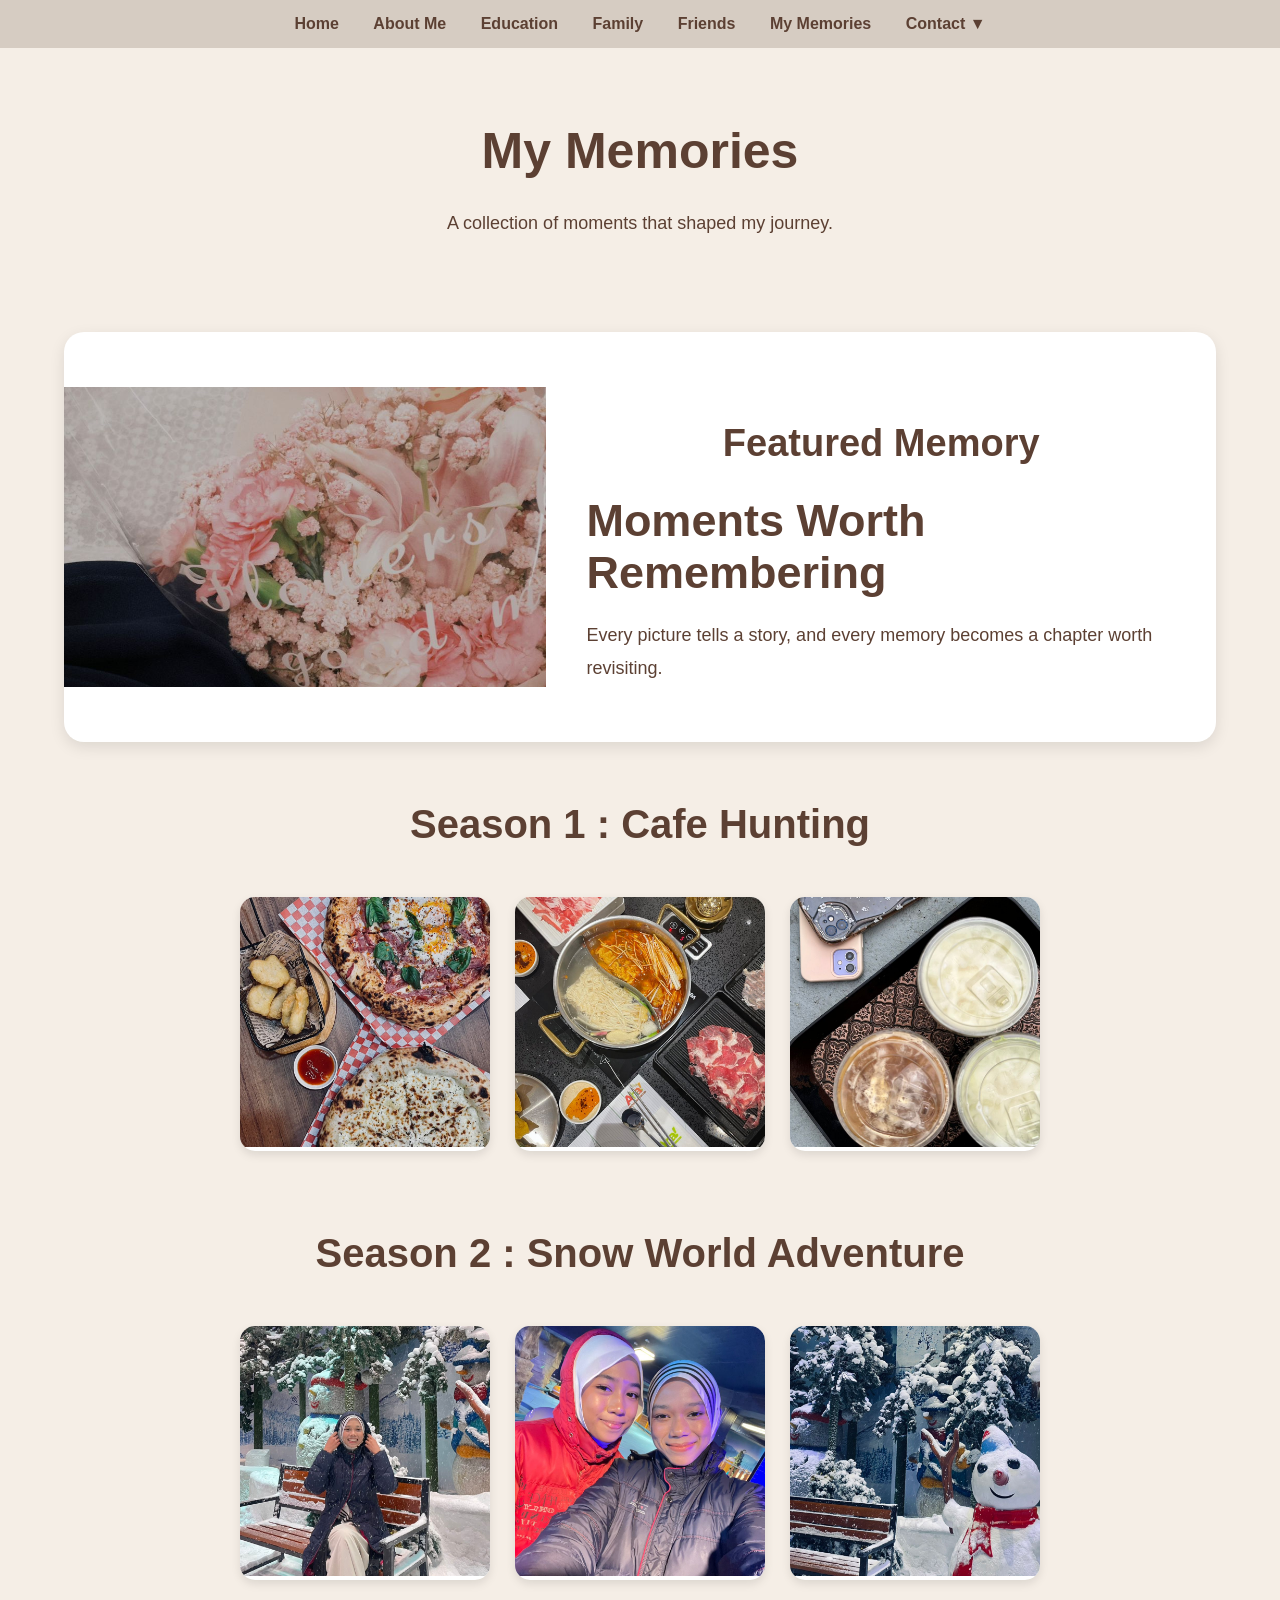
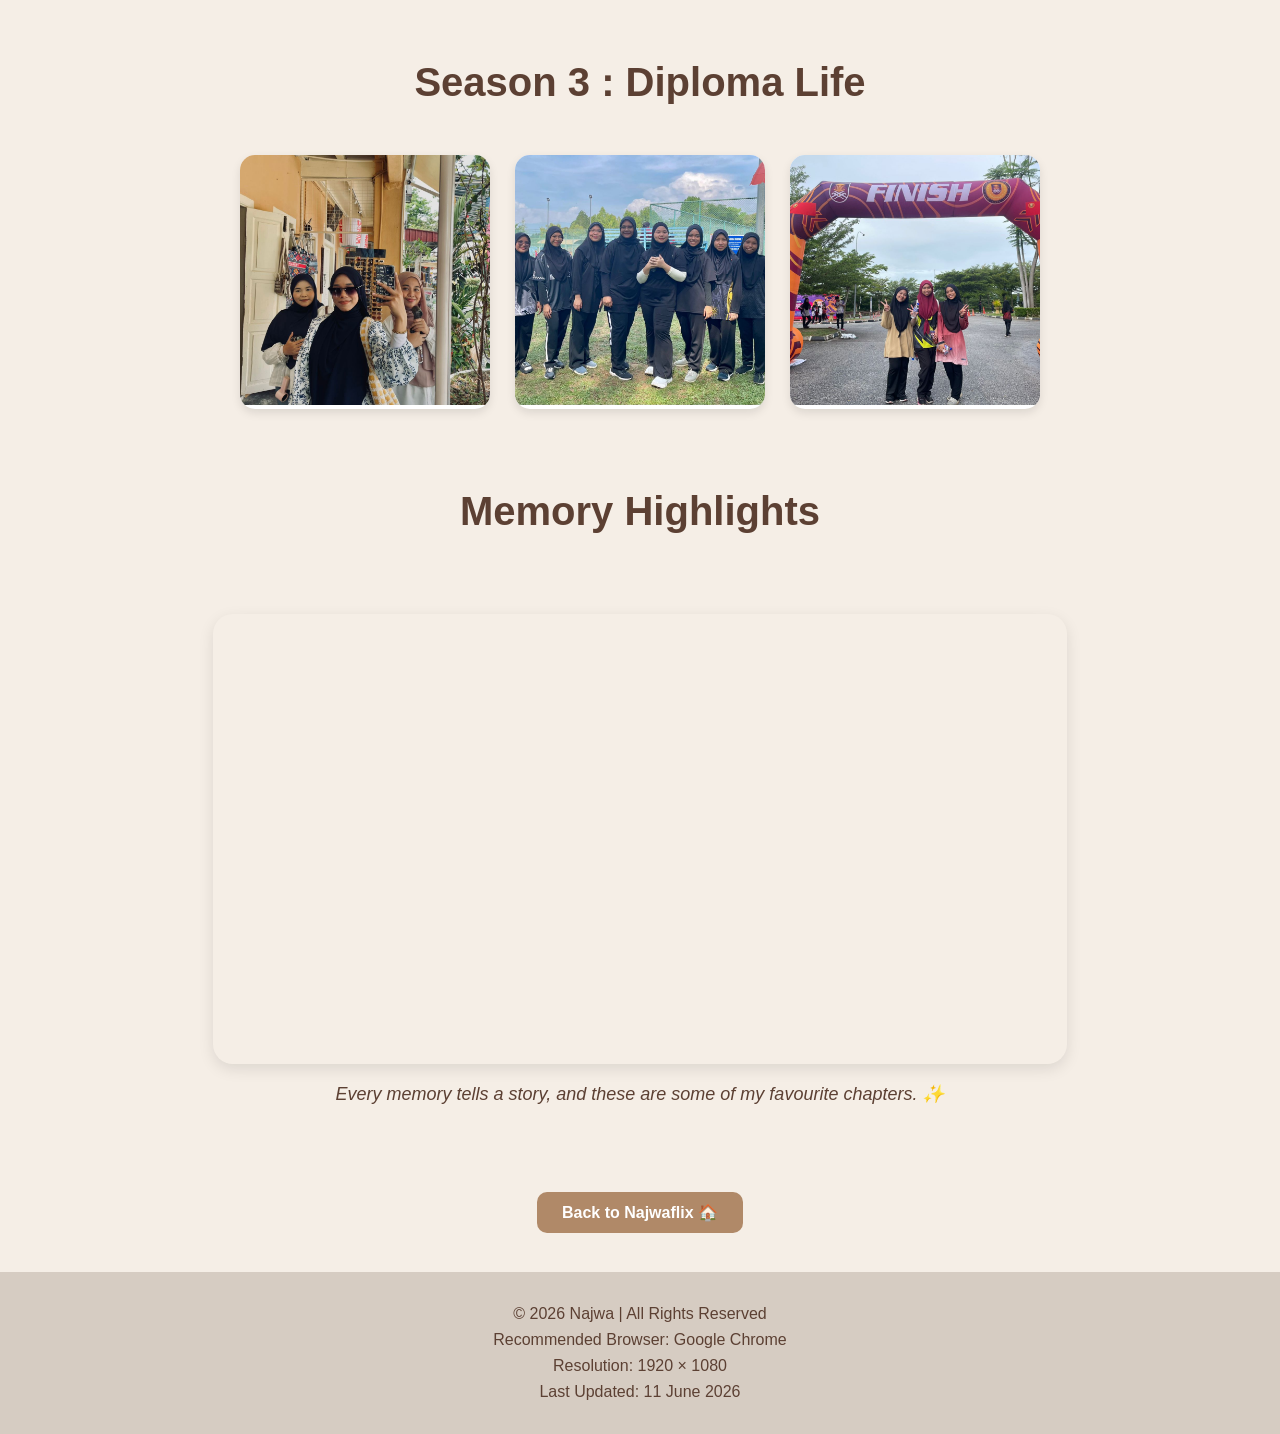
<file: memories.html>
<!DOCTYPE html>
<html>

<head>
    <title>My Memories - Najwaflix</title>
    
    <meta charset="UTF-8">

    <meta name="description" content="A gallery of my favourite memories, adventures and experiences.">

    <link rel="icon" type="image/png" href="images/favicon.png">

    <link rel="stylesheet" href="style.css">
</head>

<body>

    <!-- Navigation -->

    <nav>
        <a href="index.html">Home</a>
        <a href="aboutme.html">About Me</a>
        <a href="education.html">Education</a>
        <a href="family.html">Family</a>
        <a href="friends.html">Friends</a>
        <a href="memories.html">My Memories</a>
     <div class="dropdown">

    <a href="#">Contact ▼</a>

    <div class="dropdown-content">

        <a href="https://wa.me/60123456789" target="_blank">WhatsApp</a>

        <a href="https://instagram.com/sabbyelyse" target="_blank">Instagram</a>

        <a href="https://tiktok.com/@sabbyzeyy" target="_blank">TikTok</a>

    </div>
    </nav>

    <!-- Page Title -->

    <div class="page-title">

        <h1>My Memories</h1>

        <p>A collection of moments that shaped my journey.</p>

    </div>

    <!-- Featured Memory -->

    <div class="featured-memory">

        <img src="images/mainmemories.jpeg" alt="Featured Memory">

        <div class="featured-content">

            <h2>Featured Memory</h2>

            <h1>Moments Worth Remembering</h1>

            <p>
                Every picture tells a story, and every memory
                becomes a chapter worth revisiting.
            </p>

        </div>

    </div>

    <!-- Cafe Hunting -->

    <h2 class="section-heading">Season 1 : Cafe Hunting</h2>

    <div class="memory-container">

        <div class="memory-card">
            <img src="images/cafehunting1.jpeg">
        </div>

        <div class="memory-card">
            <img src="images/cafehunting2.jpeg">
        </div>

        <div class="memory-card">
            <img src="images/cafehunting3.jpeg">
        </div>

    </div>

    <!-- Snow World -->

    <h2 class="section-heading">Season 2 : Snow World Adventure</h2>

    <div class="memory-container">

        <div class="memory-card">
            <img src="images/snow3.jpeg">
        </div>

        <div class="memory-card">
            <img src="images/snow4.jpeg">
        </div>

        <div class="memory-card">
            <img src="images/snow2.jpeg">
        </div>

    </div>

    <!-- Diploma Life -->

    <h2 class="section-heading">Season 3 : Diploma Life</h2>

    <div class="memory-container">

        <div class="memory-card">
            <img src="images/diploma2.jpeg">
        </div>

        <div class="memory-card">
            <img src="images/diploma4.jpeg">
        </div>

        <div class="memory-card">
            <img src="images/diploma3.jpeg">
        </div>

    </div>

  <!-- Memory Highlights Video -->

<h2 class="section-heading">Memory Highlights</h2>

<div class="video-section">

    <iframe
        src="https://www.youtube.com/embed/hVfBC1P_Nlo"
        title="Memory Highlights"
        frameborder="0"
        allowfullscreen>
    </iframe>

    <p class="video-caption">
        Every memory tells a story, and these are some of my favourite chapters. ✨
    </p>

</div>

<div class="next-page">
    <a href="index.html">Back to Najwaflix 🏠</a>
</div>

<!-- Footer -->

<footer class="footer">

    <p>© 2026 Najwa | All Rights Reserved</p>

    <p>Recommended Browser: Google Chrome</p>

    <p>Resolution: 1920 × 1080</p>

    <p>Last Updated: 11 June 2026</p>

</footer>

<audio id="bgMusic" autoplay loop>
    <source src="audio/coffeelofi.mp3" type="audio/mp3">
</audio>

<script>
window.addEventListener("load", function () {
    const music = document.getElementById("bgMusic");

    music.play().catch(function(error) {
        console.log("Autoplay blocked:", error);
    });
});
</script>
    </body>

</html>
</file>
<file: style.css>
html {
scroll-behavior: smooth;
}

/* GENERAL */
body {
font-family: Arial, sans-serif;
background-color: #f5eee6;
color: #5c4033;
margin: 0;
padding: 0;
}

/* NAVIGATION */
nav {
background-color: #d6ccc2;
padding: 15px;
text-align: center;
}

nav a {
text-decoration: none;
color: #5c4033;
margin: 0 15px;
font-weight: bold;
}

nav a:hover {
color: #b08968;
}

/* HERO SECTION */
.hero {
position: relative;
width: 100%;
height: 100vh;
overflow: hidden;
}

.hero video {
position: absolute;
top: 50%;
left: 50%;
width: 100%;
height: 100%;
object-fit: cover;
transform: translate(-50%, -50%);
}

.hero-content {
position: relative;
z-index: 2;
text-align: center;
color: white;
top: 50%;
transform: translateY(-50%);
}

.hero-content h1 {
font-size: 90px;
margin-bottom: 20px;
text-shadow: 2px 2px 10px rgba(0,0,0,0.6);
}

.hero-content p {
font-size: 28px;
margin-bottom: 30px;
text-shadow: 2px 2px 10px rgba(0,0,0,0.6);
}

.hero-content button {
padding: 15px 40px;
border: none;
border-radius: 8px;
background-color: #b08968;
color: white;
font-size: 20px;
cursor: pointer;
transition: 0.3s;
}

.hero-content button:hover {
transform: scale(1.05);
}

/* SECTION */
section {
padding: 30px;
}

h2 {
    text-align: center;
    font-size: 38px;
    margin: 50px 0 25px;
    color: #5c4033;
}

/* FEATURED STORY */
.featured {
text-align: center;
}

/* CARDS */
.card-container {
display: flex;
justify-content: center;
gap: 20px;
flex-wrap: wrap;
}

.card {
background-color: white;
width: 200px;
padding: 15px;
border-radius: 15px;
text-align: center;
box-shadow: 0px 4px 10px rgba(0,0,0,0.1);
transition: transform 0.3s ease;
}

.card:hover {
transform: scale(1.05);
}

.card img {
width: 100%;
height: 250px;
object-fit: cover;
border-radius: 10px;
}

.card p,
.card h3 {
margin-top: 10px;
font-weight: bold;
}

.card a {
text-decoration: none;
color: inherit;
}

/* TOP MEMORIES */
.memory-container {
display: flex;
justify-content: center;
gap: 20px;
flex-wrap: wrap;
}

.memory {
text-align: center;
}

.memory a {
text-decoration: none;
color: inherit;
}

.memory img {
width: 220px;
height: 140px;
object-fit: cover;
border-radius: 12px;
transition: transform 0.3s ease;
}

.memory img:hover {
transform: scale(1.05);
}

.memory p {
margin-top: 8px;
font-weight: bold;
}

/* BUTTON */
.next-page {
text-align: center;
margin: 40px 0;
}

.next-page a {
text-decoration: none;
background-color: #b08968;
color: white;
padding: 12px 25px;
border-radius: 10px;
font-weight: bold;
transition: 0.3s;
}

.next-page a:hover {
opacity: 0.9;
}

/* QUOTE BOX */

.quote-box {
    width: 80%;
    margin: 50px auto;
    background: white;
    padding: 30px;
    border-radius: 20px;
    box-shadow: 0px 4px 12px rgba(0,0,0,0.1);
    text-align: center;
}

.quote-box h2 {
    margin-bottom: 15px;
}

.quote-box p {
    font-style: italic;
    font-size: 20px;
    line-height: 1.6;
}

/* FOOTER */

.footer {
    background-color: #d6ccc2;
    text-align: center;
    padding: 25px;
    margin-top: 40px;
    color: #5c4033;
}

.footer p {
    margin: 8px 0;
}

/* About Me Page */

.page-title {
    text-align: center;
    padding: 30px;
}

.profile-card {
    background-color: white;
    width: 70%;
    margin: auto;
    padding: 25px;
    border-radius: 20px;
    text-align: center;
    box-shadow: 0px 4px 10px rgba(0,0,0,0.1);
}

.profile-card img {
    width: 250px;
    height: 250px;
    object-fit: cover;
    border-radius: 50%;
}

.profile-card p {
    line-height: 1.8;
}

.section-title {
    text-align: center;
    margin-top: 50px;
}

.info-table {
    html {
    scroll-behavior: smooth;
}

width: 70%;
    margin: auto;
    border-collapse: collapse;
    background-color: white;
}

.info-table th,
.info-table td {
    border: 1px solid #ddd;
    padding: 12px;
}

.info-table th {
    background-color: #d6ccc2;
}

.interest-container {
    display: flex;
    justify-content: center;
    gap: 20px;
    flex-wrap: wrap;
}

.interest-card {
    background-color: white;
    padding: 20px;
    border-radius: 15px;
    width: 180px;
    text-align: center;
    box-shadow: 0px 4px 10px rgba(0,0,0,0.1);
}

.video-section {
    text-align: center;
    padding: 30px;
}

/* EDUCATION PAGE */

.page-title {
    text-align: center;
    padding: 40px;
}

.page-title h1 {
    font-size: 50px;
    color: #5c4033;
}

.page-title p {
    font-size: 18px;
}

/* FEATURED CHAPTER */

.featured-school {
    width: 90%;
    margin: 40px auto;
    display: flex;
    align-items: center;
    background-color: white;
    border-radius: 20px;
    overflow: hidden;
    box-shadow: 0px 5px 15px rgba(0,0,0,0.1);
}

.featured-school img {
    width: 45%;
    height: 300px;
    object-fit: cover;
}

.featured-content {
    width: 55%;
    padding: 40px;
}

.featured-tag {
    color: #b08968;
    font-weight: bold;
    letter-spacing: 2px;
    margin-bottom: 10px;
}

.featured-content h1 {
    font-size: 45px;
    margin-bottom: 20px;
    color: #5c4033;
}

.featured-content p {
    font-size: 18px;
    line-height: 1.8;
}

/* SECTION TITLE */

.section-heading {
    text-align: center;
    margin-top: 60px;
    margin-bottom: 30px;
    color: #5c4033;
    font-size: 40px;
}

/* SCHOOL CONTAINER */

.school-container {
    display: flex;
    justify-content: center;
    gap: 25px;
    flex-wrap: wrap;
    padding: 20px;
}

/* SCHOOL CARD */

.school-card {
    width: 280px;
    background-color: white;
    border-radius: 15px;
    overflow: hidden;
    text-align: center;
    box-shadow: 0px 4px 10px rgba(0,0,0,0.1);
    transition: 0.3s;
}

.school-card:hover {
    transform: translateY(-5px);
}

/* SCHOOL IMAGE */

.school-card img {
    width: 80%;
    height: 180px;
    object-fit: contain;
    margin: 20px auto;
    display: block;
}

/* SCHOOL NAME */

.school-card h3 {
    font-size: 18px;
    color: #5c4033;
    margin: 10px;
}

/* SCHOOL LOCATION */

.school-location {
    color: #b08968;
    font-size: 14px;
    margin-bottom: 10px;
}

/* SCHOOL CAPTION */

.school-caption {
    font-size: 14px;
    color: #666;
    line-height: 1.6;
    padding: 0 15px 20px;
}

.timeline {
    width: 70%;
    margin: auto;
    position: relative;
}

.timeline::before {
    content: "";
    position: absolute;
    left: 20px;
    top: 0;
    width: 4px;
    height: 100%;
    background-color: #b08968;
}

.timeline-item {
    position: relative;
    padding-left: 60px;
    margin-bottom: 40px;
}

.circle {
    width: 20px;
    height: 20px;
    background-color: #b08968;
    border-radius: 50%;
    position: absolute;
    left: 12px;
    top: 5px;
}

.content {
    background-color: white;
    padding: 15px 20px;
    border-radius: 12px;
    box-shadow: 0px 4px 10px rgba(0,0,0,0.1);
}

.content h3 {
    margin-bottom: 5px;
    color: #5c4033;
}

.content p {
    color: #777;
}

.next-page {
    text-align: center;
    margin: 50px 0;
}

.next-page a {
    text-decoration: none;
    background-color: #b08968;
    color: white;
    padding: 12px 25px;
    border-radius: 10px;
}

/* FAMILY PAGE */

.featured-family {
    width: 90%;
    margin: 40px auto;
    display: flex;
    align-items: center;
    background-color: white;
    border-radius: 20px;
    overflow: hidden;
    box-shadow: 0px 5px 15px rgba(0,0,0,0.1);
}

.featured-family img {
    width: 45%;
    height: 280px;
    object-fit: cover;
}

.family-container {
    display: flex;
    justify-content: center;
    gap: 25px;
    flex-wrap: wrap;
    padding: 20px;
}

.family-card {
    width: 250px;
    background-color: white;
    border-radius: 15px;
    overflow: hidden;
    text-align: center;
    box-shadow: 0px 4px 10px rgba(0,0,0,0.1);
    transition: 0.3s;
}

.family-card:hover {
    transform: translateY(-5px);
}

.family-card img {
    width: 100%;
    height: 250px;
    object-fit: cover;
}

.family-card h3 {
    color: #5c4033;
    margin: 15px 0;
}

.family-caption {
    color: #666;
    font-size: 14px;
    line-height: 1.5;
    padding: 0 15px 20px;
}
.video-section {
    text-align: center;
    padding: 30px;
}

/* FRIENDS PAGE */

.featured-friend {
    width: 85%;
    margin: auto;
    display: flex;
    align-items: center;
    gap: 30px;
    background-color: white;
    padding: 25px;
    border-radius: 20px;
    box-shadow: 0px 4px 10px rgba(0,0,0,0.1);
}

.featured-friend img {
    width: 350px;
    height: 250px;
    object-fit: cover;
    border-radius: 15px;
}

.friend-container {
    display: flex;
    justify-content: center;
    gap: 25px;
    overflow-x: auto;
    padding: 20px 80px;
}

.friend-card {
    min-width: 220px;
    background-color: white;
    border-radius: 15px;
    padding: 15px;
    text-align: center;
    box-shadow: 0px 4px 10px rgba(0,0,0,0.1);
    transition: 0.3s;
}

.friend-card:hover {
    transform: scale(1.05);
}

.friend-card img {
    width: 100%;
    height: 280px;
    object-fit: cover;
    border-radius: 10px;
}

.friend-table {
    width: 80%;
    margin: 30px auto;
    border-collapse: collapse;
    background-color: white;
}

.friend-table th,
.friend-table td {
    border: 1px solid #ddd;
    padding: 12px;
}

.friend-table th {
    background-color: #d6ccc2;
}

.dropdown {
    display: inline-block;
    position: relative;
}

.dropdown-content {
    display: none;
    position: absolute;
    background-color: white;
    min-width: 150px;
    box-shadow: 0px 4px 10px rgba(0,0,0,0.1);
    border-radius: 10px;
}

.dropdown-content a {
    display: block;
    padding: 12px;
    text-decoration: none;
    color: #5c4033;
}

.dropdown-content a:hover {
    background-color: #f5eee6;
}

.dropdown:hover .dropdown-content {
    display: block;
}

/* MEMORIES PAGE */

.featured-memory {
width: 90%;
margin: 40px auto;
display: flex;
align-items: center;
background-color: white;
border-radius: 20px;
overflow: hidden;
box-shadow: 0px 5px 15px rgba(0,0,0,0.1);
}

.featured-memory img {
width: 45%;
height: 300px;
object-fit: cover;
}

.memory-container {
display: flex;
justify-content: center;
gap: 25px;
flex-wrap: wrap;
padding: 20px;
}

.memory-card {
width: 250px;
background-color: white;
border-radius: 15px;
overflow: hidden;
box-shadow: 0px 4px 10px rgba(0,0,0,0.1);
transition: 0.3s;
}

.memory-card:hover {
transform: translateY(-5px);
}

.memory-card img {
width: 100%;
height: 250px;
object-fit: cover;
}

.memory-card h3 {
text-align: center;
padding: 10px;
color: #5c4033;
}

.memory-card p {
text-align: center;
padding: 0 15px 15px;
}

/* MEMORY VIDEO */

.video-section {
text-align: center;
margin: 50px 0;
}

.video-section iframe {
width: 70%;
height: 450px;
border-radius: 20px;
box-shadow: 0px 5px 15px rgba(0,0,0,0.1);
}

.video-caption {
margin-top: 15px;
font-size: 18px;
font-style: italic;
color: #5c4033;
}

/* BACK TO HOME BUTTON */

.back-home {
text-align: center;
margin: 40px 0;
}

.back-home a {
text-decoration: none;
background-color: #b08968;
color: white;
padding: 12px 25px;
border-radius: 10px;
font-weight: bold;
transition: 0.3s;
}

.back-home a:hover {
opacity: 0.9;
transform: scale(1.05);
}


/* CUSTOM CURSOR */

body {
    cursor: url('images/moviecursor.png'), auto;
}

a:hover,
button:hover,
.card:hover,
.memory:hover {
    cursor: url('images/moviecursor.png'), pointer;
}
</file>
